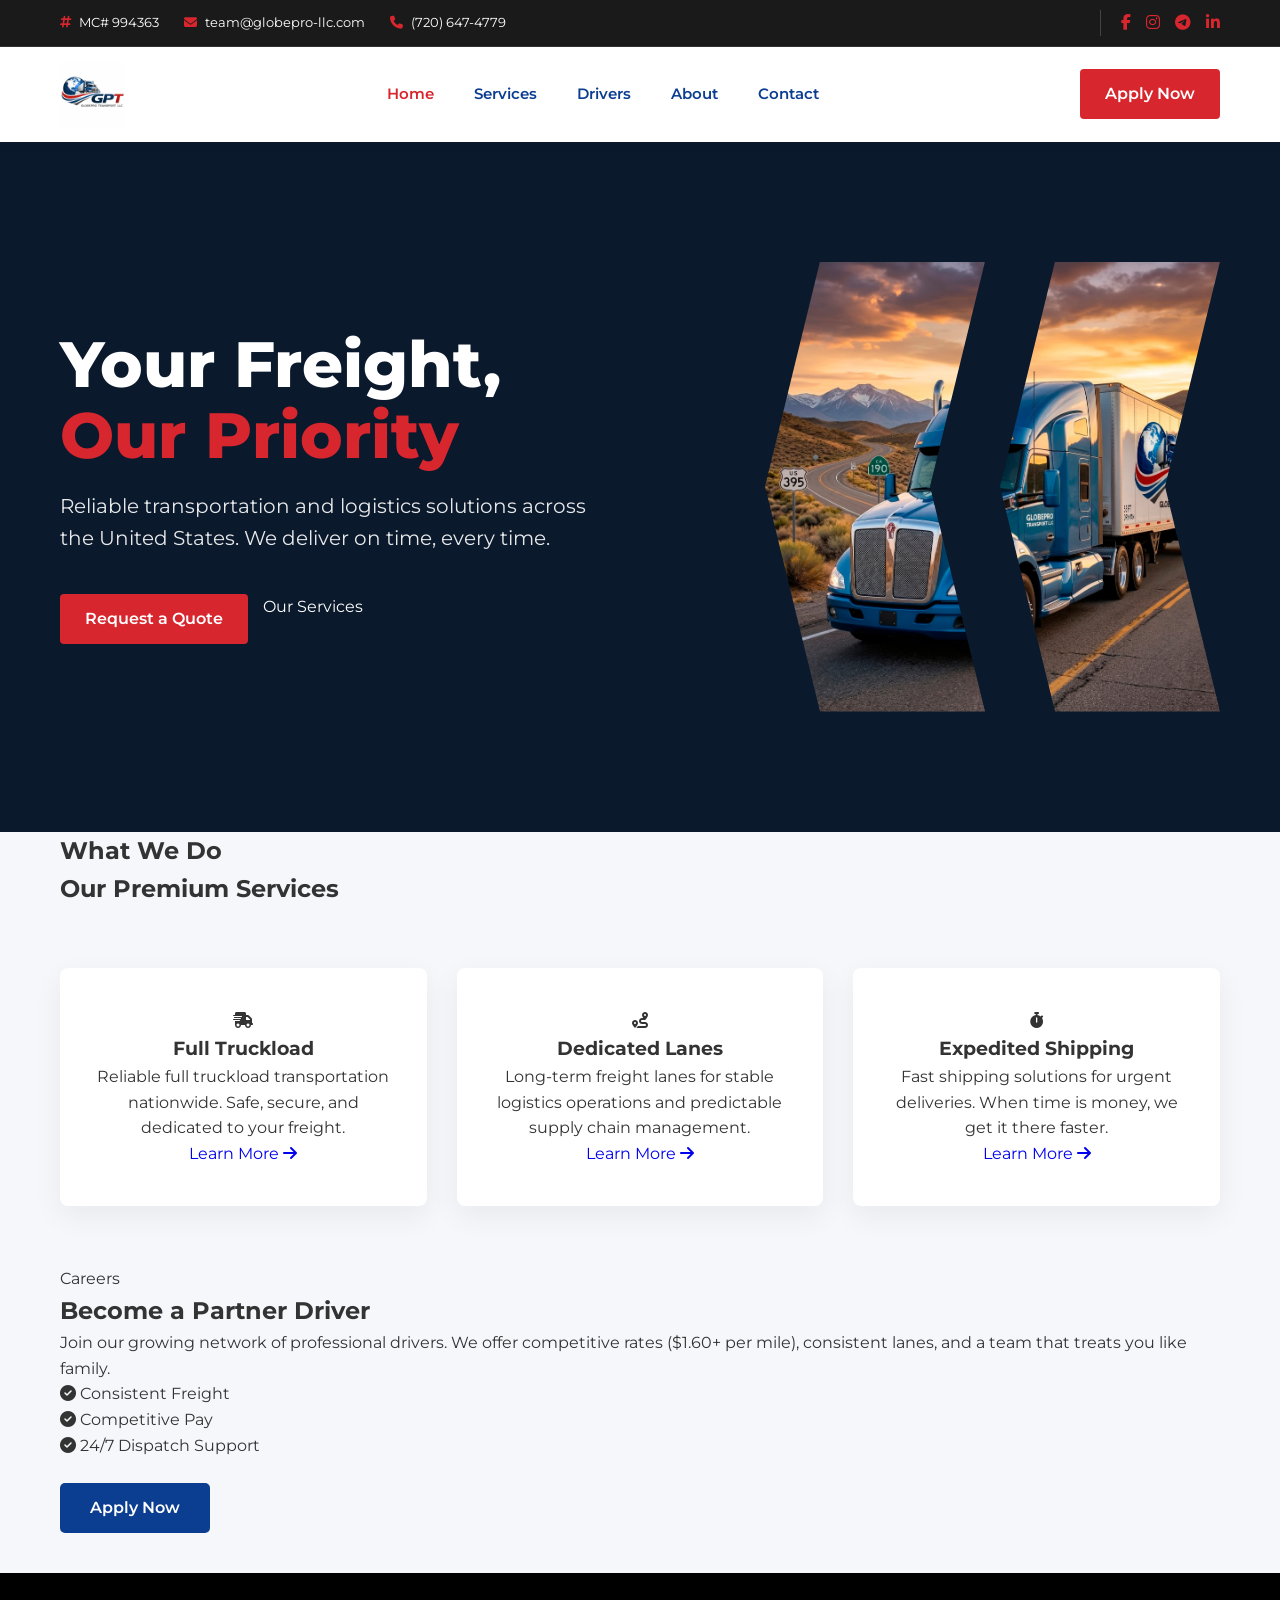
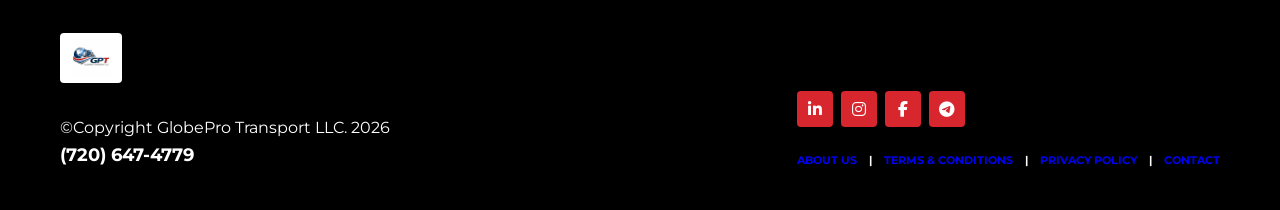
<file: docs/index.html>
<!DOCTYPE html>
<html lang="en">
<head>
    <meta charset="UTF-8">
    <meta name="viewport" content="width=device-width, initial-scale=1.0">
    <title>GlobePro Transport LLC | Reliable Freight Solutions</title>

    <link rel="icon" type="image/jpeg" href="images/logo.jpg">
    
    <link href="https://fonts.googleapis.com/css2?family=Montserrat:wght@400;500;600;700;800&display=swap" rel="stylesheet">
    <link rel="stylesheet" href="https://cdnjs.cloudflare.com/ajax/libs/font-awesome/6.5.0/css/all.min.css">
    <link rel="stylesheet" href="css/style.css">
</head>
<body>

    <div class="top-bar">
        <div class="container top-bar-container">
            <div class="top-bar-left-group">
                <span><i class="fa-solid fa-hashtag"></i> MC# 994363</span>
                <a href="mailto:team@globepro-llc.com"><i class="fa-solid fa-envelope"></i> team@globepro-llc.com</a>
                <a href="tel:+17206474779"><i class="fa-solid fa-phone"></i> (720) 647-4779</a>
            </div>
            
            <div class="social-top">
                <a href="https://www.facebook.com/people/GlobePro-Transport/pfbid027DudXZxwmF4kPGogDNsEGaYw1hghbT4GEYpvD9NhhQbUF3Ho6uvJzzckp3aTvj9Zl/" target="_blank"><i class="fa-brands fa-facebook-f"></i></a>
                <a href="https://www.instagram.com/globeprotransport/" target="_blank"><i class="fa-brands fa-instagram"></i></a>
                <a href="https://t.me/globeprotransport" target="_blank"><i class="fa-brands fa-telegram"></i></a>
                <a href="https://www.linkedin.com/in/globepro-transport-llc-a003913a5/" target="_blank"><i class="fa-brands fa-linkedin-in"></i></a>
            </div>
        </div>
    </div>

    <header class="header">
    <div class="container header-container">
        <div class="logo">
            <img src="images/logo.jpg" alt="GlobePro Logo">
        </div>

        <nav class="main-nav">
            <a href="index.html"class="active" style="color: var(--primary-red);">Home</a>
            <a href="services.html">Services</a>
            <a href="application.html">Drivers</a>
            <a href="about.html">About</a>
            <a href="contact.html">Contact</a>
        </nav>

        <a href="application.html" class="btn-red header-btn">Apply Now</a>
    </div>
</header>

    <section class="hero">
        <div class="container hero-wrapper">
            
            <div class="hero-text">
                <h1>Your Freight,<br><span>Our Priority</span></h1>
                <p>Reliable transportation and logistics solutions across the United States. We deliver on time, every time.</p>
                <div class="hero-buttons">
                    <a href="contact.html" class="btn btn-red">Request a Quote</a>
                    <a href="services.html" class="btn btn-outline">Our Services</a>
                </div>
            </div>

            <div class="hero-graphics">
                <div class="chevron chevron-1"></div>
                <div class="chevron chevron-2"></div>
            </div>

        </div>
    </section>

    <section class="services section-padding">
        <div class="container">
            <div class="section-heading text-center">
                <div class="heading-line"></div>
                <h2>    </h2>
                <h2>What We Do</h2>
                <h2>Our Premium Services</h2>
                <div class="heading-line"></div>
            </div>

            <div class="service-grid">
                <div class="service-card">
                    <div class="card-icon"><i class="fa-solid fa-truck-fast"></i></div>
                    <h3>Full Truckload</h3>
                    <p>Reliable full truckload transportation nationwide. Safe, secure, and dedicated to your freight.</p>
                    <a href="services.html" class="card-link">Learn More <i class="fa-solid fa-arrow-right"></i></a>
                </div>

                <div class="service-card">
                    <div class="card-icon"><i class="fa-solid fa-route"></i></div>
                    <h3>Dedicated Lanes</h3>
                    <p>Long-term freight lanes for stable logistics operations and predictable supply chain management.</p>
                    <a href="services.html" class="card-link">Learn More <i class="fa-solid fa-arrow-right"></i></a>
                </div>

                <div class="service-card">
                    <div class="card-icon"><i class="fa-solid fa-stopwatch"></i></div>
                    <h3>Expedited Shipping</h3>
                    <p>Fast shipping solutions for urgent deliveries. When time is money, we get it there faster.</p>
                    <a href="services.html" class="card-link">Learn More <i class="fa-solid fa-arrow-right"></i></a>
                </div>
            </div>
        </div>
    </section>

    <section class="drivers section-padding">
        <div class="container driver-grid">
            <div class="driver-image">
                <div class="image-overlay"></div>
            </div>
            <div class="driver-info">
                <span class="subtitle">Careers</span>
                <h2>Become a Partner Driver</h2>
                <p>Join our growing network of professional drivers. We offer competitive rates ($1.60+ per mile), consistent lanes, and a team that treats you like family.</p>
                <ul class="driver-benefits">
                    <li><i class="fa-solid fa-check-circle"></i> Consistent Freight</li>
                    <li><i class="fa-solid fa-check-circle"></i> Competitive Pay</li>
                    <li><i class="fa-solid fa-check-circle"></i> 24/7 Dispatch Support</li>
                </ul>
                <div class="btn-right-wrapper">
                    <a href="application.html" class="btn btn-blue">Apply Now</a>
                </div>
            </div>
        </div>
    </section>

    <footer class="site-footer">
        <div class="container footer-content">
            <div class="footer-left">
                <img src="images/logo.jpg" alt="GlobePro Logo" class="footer-logo">
                <p>©Copyright GlobePro Transport LLC. 2026</p>
                <p class="footer-phone">(720) 647-4779</p>
            </div>
            
            <div class="footer-right">
                <div class="footer-socials">
                    <a href="https://www.linkedin.com/in/globepro-transport-llc-a003913a5/" target="_blank" title="LinkedIn"><i class="fa-brands fa-linkedin-in"></i></a>
                    <a href="https://www.instagram.com/globeprotransport/" target="_blank" title="Instagram"><i class="fa-brands fa-instagram"></i></a>
                    <a href="https://www.facebook.com/people/GlobePro-Transport/pfbid027DudXZxwmF4kPGogDNsEGaYw1hghbT4GEYpvD9NhhQbUF3Ho6uvJzzckp3aTvj9Zl/" target="_blank" title="Facebook"><i class="fa-brands fa-facebook-f"></i></a>
                    <a href="https://t.me/globeprotransport" target="_blank" title="Telegram"><i class="fa-brands fa-telegram"></i></a>
                </div>
                <div class="footer-bottom-links">
                    <a href="about.html">ABOUT US</a> <span class="divider">|</span>
                    <a href="terms.html">TERMS & CONDITIONS</a> <span class="divider">|</span>
                    <a href="privacy.html">PRIVACY POLICY</a> <span class="divider">|</span>
                    <a href="contact.html">CONTACT</a>
                </div>
            </div>
        </div>
    </footer>

</body>
</html>
</file>
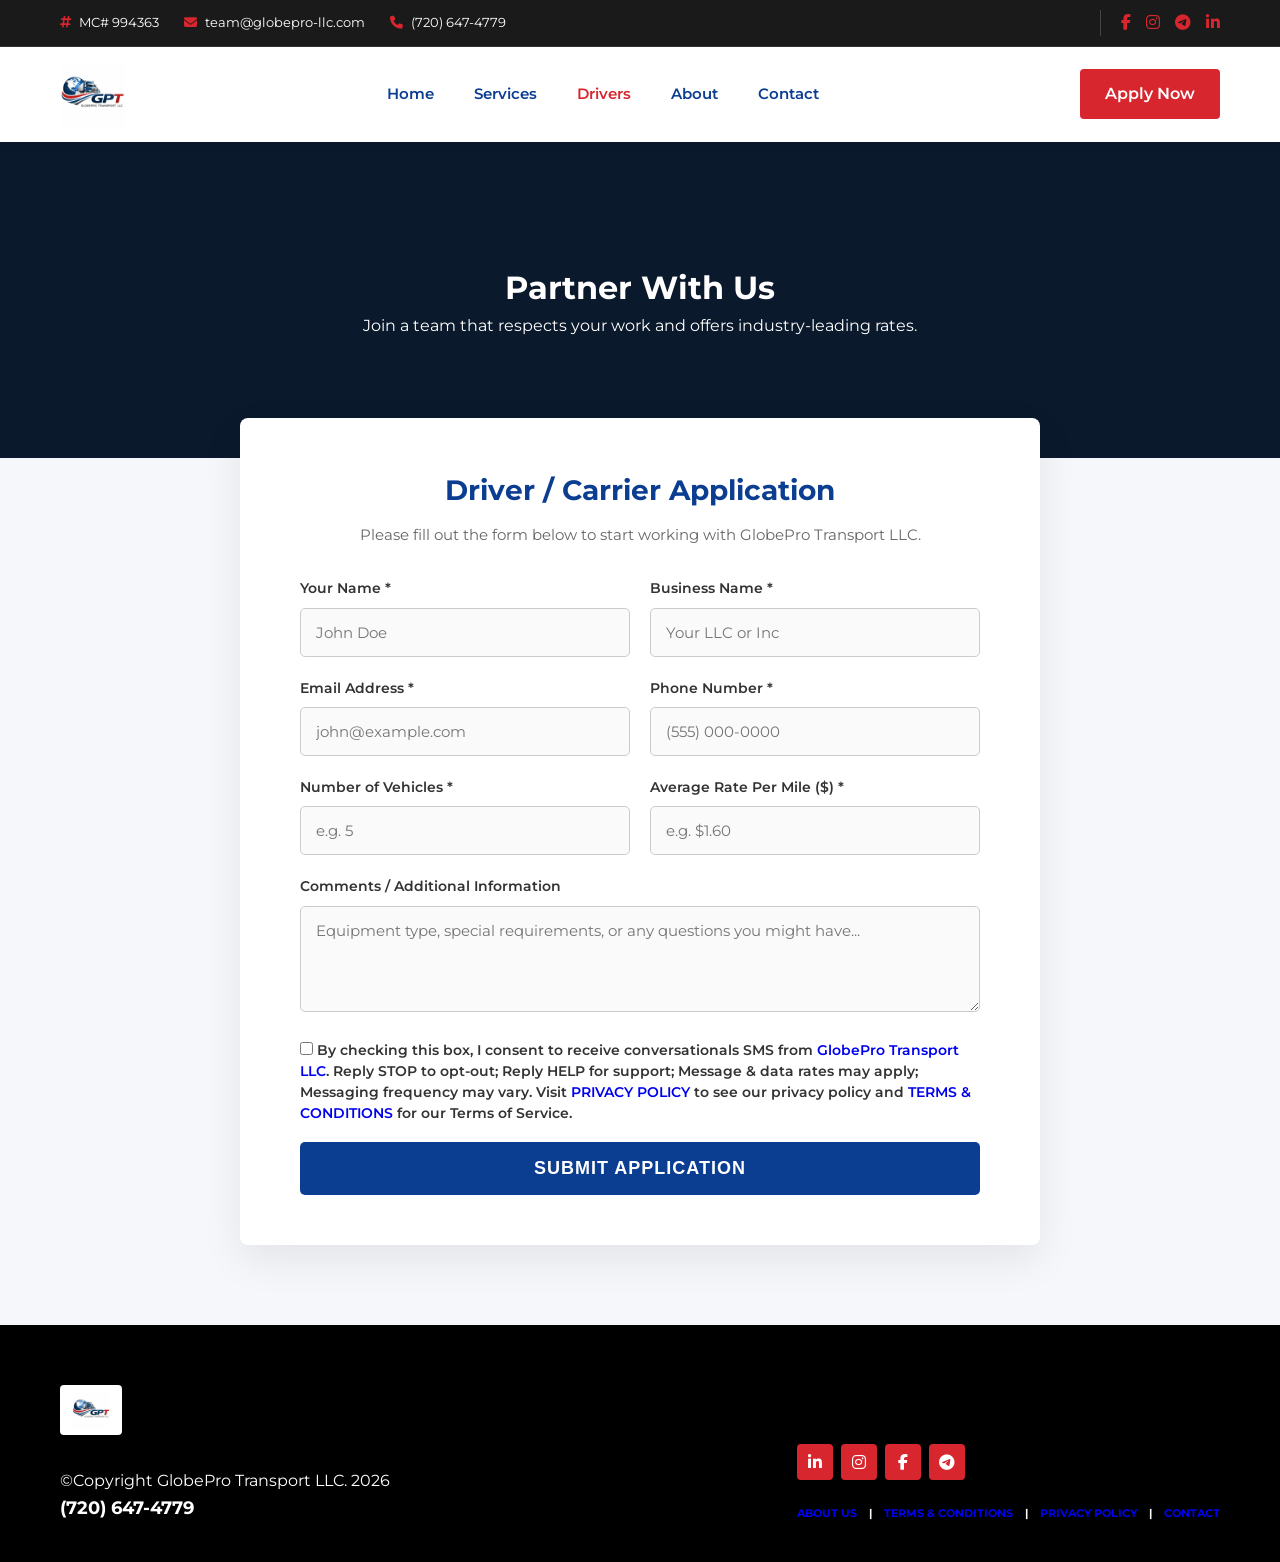
<file: docs/application.html>
<!DOCTYPE html>
<html lang="en">
<head>
    <meta charset="UTF-8">
    <meta name="viewport" content="width=device-width, initial-scale=1.0">
    <title>Driver Application | GlobePro Transport LLC</title>

    <link rel="icon" type="image/jpeg" href="images/logo.jpg">
    
    <link href="https://fonts.googleapis.com/css2?family=Montserrat:wght@400;500;600;700;800&display=swap" rel="stylesheet">
    <link rel="stylesheet" href="https://cdnjs.cloudflare.com/ajax/libs/font-awesome/6.5.0/css/all.min.css">
    <link rel="stylesheet" href="css/style.css">

    <style>
        /* Стили специально для страницы заявки */
        .app-hero {
            padding: 120px 20px;
            text-align: center;
        }

        .app-hero p {
            margin: 0 auto; /* Это выровняет текстовый блок ровно по центру */
        }

        .application-section {
            padding: 80px 20px;
            background-color: var(--bg-light);
        }

        .form-container {
            max-width: 800px;
            margin: -120px auto 0; /* Форма красиво "наезжает" на шапку */
            background: var(--white);
            padding: 50px 60px;
            border-radius: 8px;
            box-shadow: 0 15px 40px rgba(0,0,0,0.08);
            position: relative;
            z-index: 10;
        }

        .form-container h2 {
            color: var(--primary-blue);
            margin-bottom: 10px;
            text-align: center;
            font-size: 28px;
        }

        .form-container p.subtitle {
            text-align: center;
            color: var(--text-gray);
            margin-bottom: 30px;
            font-size: 15px;
        }

        /* Сетка для формы (в два столбца) */
        .form-row {
            display: grid;
            grid-template-columns: 1fr 1fr;
            gap: 20px;
            margin-bottom: 20px;
        }

        .form-group.full-width {
            grid-column: span 2;
        }

        .form-container label {
            display: block;
            margin-bottom: 8px;
            color: var(--text-dark);
            font-weight: 600;
            font-size: 14px;
        }

        .form-container input:not([type="checkbox"]),
.form-container textarea {
    width: 100%;
    padding: 14px 15px;
    border: 1px solid #ccc;
    border-radius: 5px;
    font-family: 'Montserrat', sans-serif;
    font-size: 15px;
    background-color: #fafafa;
    transition: var(--transition);
}
        /* Эффект при клике на поле ввода */
        .form-container input:focus,
        .form-container textarea:focus {
            border-color: var(--primary-blue);
            outline: none;
            background-color: var(--white);
            box-shadow: 0 0 8px rgba(11, 61, 145, 0.15);
        }
        
        .form-container textarea {
            resize: vertical; /* Позволяет тянуть поле только вниз */
        }

        .form-container button {
            width: 100%;
            border: none;
            cursor: pointer;
            font-size: 18px;
            padding: 16px;
            margin-top: 10px;
            text-transform: uppercase;
            letter-spacing: 1px;
        }

        /* Адаптивность для мобилок */
        @media (max-width: 768px) {
            .form-row {
                grid-template-columns: 1fr;
                gap: 0;
            }
            .form-group.full-width {
                grid-column: span 1;
            }
            .form-container input,
            .form-container textarea {
                margin-bottom: 20px;
            }
            .form-container {
                padding: 30px 20px;
                margin-top: -60px;
            }
        }
    </style>
</head>
<body>

    <div class="top-bar">
        <div class="container top-bar-container">
            <div class="top-bar-left-group">
                <span><i class="fa-solid fa-hashtag"></i> MC# 994363</span>
                <a href="mailto:team@globepro-llc.com"><i class="fa-solid fa-envelope"></i> team@globepro-llc.com</a>
                <a href="tel:+17206474779"><i class="fa-solid fa-phone"></i> (720) 647-4779</a>
            </div>
            
            <div class="social-top">
                <a href="https://www.facebook.com/people/GlobePro-Transport/pfbid027DudXZxwmF4kPGogDNsEGaYw1hghbT4GEYpvD9NhhQbUF3Ho6uvJzzckp3aTvj9Zl/" target="_blank"><i class="fa-brands fa-facebook-f"></i></a>
                <a href="https://www.instagram.com/globeprotransport/" target="_blank"><i class="fa-brands fa-instagram"></i></a>
                <a href="https://t.me/globeprotransport" target="_blank"><i class="fa-brands fa-telegram"></i></a>
                <a href="https://www.linkedin.com/in/globepro-transport-llc-a003913a5/" target="_blank"><i class="fa-brands fa-linkedin-in"></i></a>
            </div>
        </div>
    </div>

    <header class="header">
        <div class="container header-container">
            <div class="logo">
                <img src="images/logo.jpg" alt="GlobePro Logo">
            </div>

            <nav class="main-nav">
                <a href="index.html">Home</a>
                <a href="services.html">Services</a>
                <a href="application.html" class="active" style="color: var(--primary-red);">Drivers</a>
                <a href="about.html">About</a>
                <a href="contact.html">Contact</a>
            </nav>

            <a href="application.html" class="btn-red header-btn">Apply Now</a>
        </div>
    </header>

    <div class="hero app-hero">
        <div class="container">
            <h1>Partner With Us</h1>
            <p>Join a team that respects your work and offers industry-leading rates.</p>
        </div>
    </div>

    <section class="application-section">
        <div class="container">
            <div class="form-container">
                <h2>Driver / Carrier Application</h2>
                <p class="subtitle">Please fill out the form below to start working with GlobePro Transport LLC.</p>

                <form action="https://formsubmit.co/matt@globepro-llc.com" method="POST">
                    
                    <input type="hidden" name="_subject" value="New Driver Application - GlobePro Transport">
                    <input type="hidden" name="_captcha" value="false">

                    <div class="form-row">
                        

                        
                        <div class="form-group">
                            <label>Your Name *</label>
                            <input type="text" name="Your Name" placeholder="John Doe" required>
                        </div>
                        <div class="form-group">
                            <label>Business Name *</label>
                            <input type="text" name="Business Name" placeholder="Your LLC or Inc" required>
                        </div>
                    </div>

                    <div class="form-row">
                        <div class="form-group">
                            <label>Email Address *</label>
                            <input type="email" name="Email" placeholder="john@example.com" required>
                        </div>
                        <div class="form-group">
                            <label>Phone Number *</label>
                            <input type="tel" name="Phone Number" placeholder="(555) 000-0000" required>
                        </div>
                    </div>

                    <div class="form-row">
                        <div class="form-group">
                            <label>Number of Vehicles *</label>
                            <input type="number" name="Number of Vehicles" placeholder="e.g. 5" min="1" required>
                        </div>
                        <div class="form-group">
                            <label>Average Rate Per Mile ($) *</label>
                            <input type="text" name="Rate Per Mile" placeholder="e.g. $1.60" required>
                        </div>
                    </div>

                    <div class="form-row">
                        <div class="form-group full-width">
                            <label>Comments / Additional Information</label>
                            <textarea name="Comments" rows="4" placeholder="Equipment type, special requirements, or any questions you might have..."></textarea>
                        </div>
                    </div>

                            <label class="checkbox-label">
  <input type="checkbox" name="sms_consent" required>
   <span>
    By checking this box, I consent to receive conversationals SMS from <a href="index.html">GlobePro Transport LLC</a>. Reply STOP to opt-out; Reply HELP for support; Message & data rates may apply; Messaging frequency may vary. Visit <a href="privacy.html">PRIVACY POLICY</a> to see our privacy policy and <a href="terms.html">TERMS & CONDITIONS</a> for our Terms of Service.
  </span>
</label>

<button type="submit" class="btn-blue">Submit Application</button>


                </form>
            </div>
        </div>
    </section>

    <footer class="site-footer">
        <div class="container footer-content">
            <div class="footer-left">
                <img src="images/logo.jpg" alt="GlobePro Logo" class="footer-logo">
                <p>©Copyright GlobePro Transport LLC. 2026</p>
                <p class="footer-phone">(720) 647-4779</p>
            </div>
            
            <div class="footer-right">
                <div class="footer-socials">
                    <a href="https://www.linkedin.com/in/globepro-transport-llc-a003913a5/" target="_blank" title="LinkedIn"><i class="fa-brands fa-linkedin-in"></i></a>
                    <a href="https://www.instagram.com/globeprotransport/" target="_blank" title="Instagram"><i class="fa-brands fa-instagram"></i></a>
                    <a href="https://www.facebook.com/people/GlobePro-Transport/pfbid027DudXZxwmF4kPGogDNsEGaYw1hghbT4GEYpvD9NhhQbUF3Ho6uvJzzckp3aTvj9Zl/" target="_blank" title="Facebook"><i class="fa-brands fa-facebook-f"></i></a>
                    <a href="https://t.me/globeprotransport" target="_blank" title="Telegram"><i class="fa-brands fa-telegram"></i></a>
                </div>
                <div class="footer-bottom-links">
                    <a href="about.html">ABOUT US</a> <span class="divider">|</span>
                    <a href="terms.html">TERMS & CONDITIONS</a> <span class="divider">|</span>
                    <a href="privacy.html">PRIVACY POLICY</a> <span class="divider">|</span>
                    <a href="contact.html">CONTACT</a>
                </div>
            </div>
        </div>
    </footer>

</body>
</html>
</file>
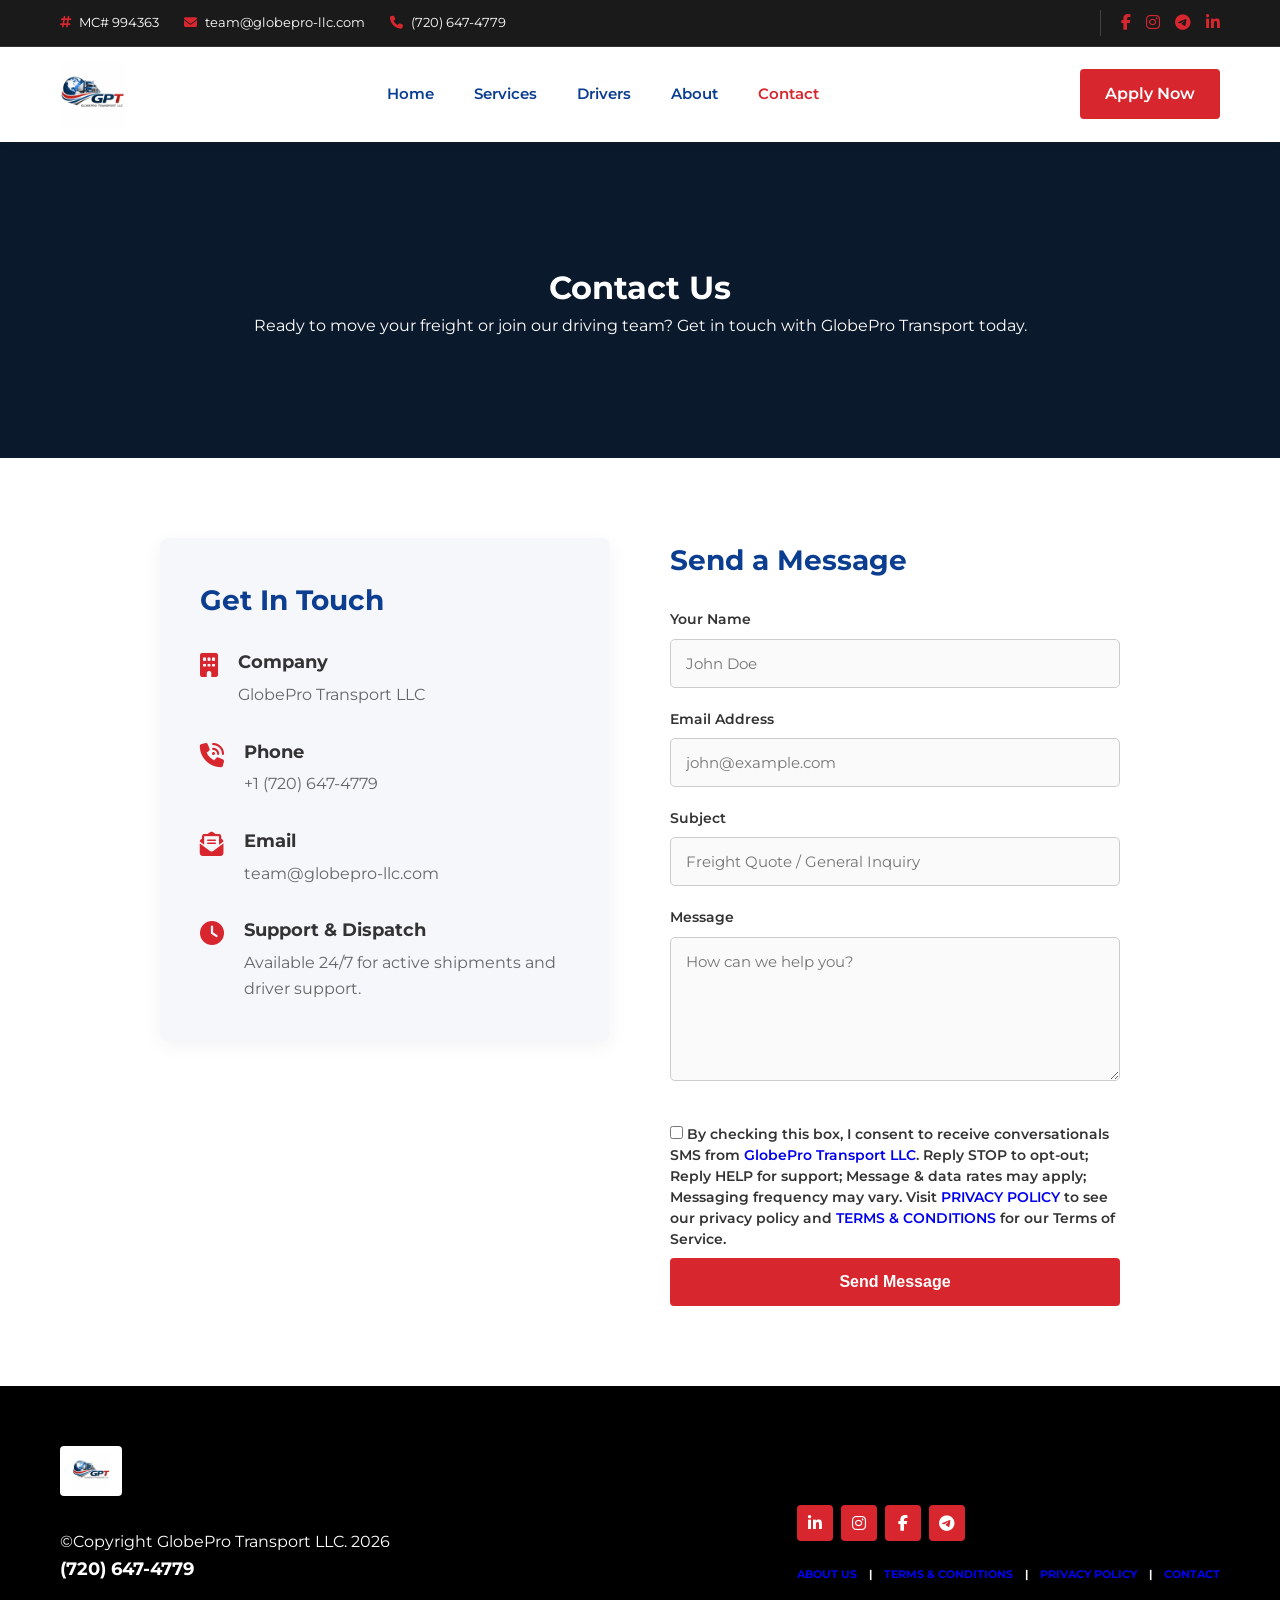
<file: docs/contact.html>
<!DOCTYPE html>
<html lang="en">
<head>
    <meta charset="UTF-8">
    <meta name="viewport" content="width=device-width, initial-scale=1.0">
    <title>Contact Us | GlobePro Transport LLC</title>
    
    <link rel="icon" type="image/jpeg" href="images/logo.jpg">
    
    <link href="https://fonts.googleapis.com/css2?family=Montserrat:wght@400;500;600;700;800&display=swap" rel="stylesheet">
    <link rel="stylesheet" href="https://cdnjs.cloudflare.com/ajax/libs/font-awesome/6.5.0/css/all.min.css">
    <link rel="stylesheet" href="css/style.css">

    <style>
        /* Стили специально для страницы контактов */
        .contact-hero {
            padding: 120px 20px;
            text-align: center;
        }

        .contact-hero p {
            margin: 0 auto; /* Добавляем эту строчку */
        }

        .contact-section {
            padding: 80px 20px;
            background-color: var(--white);
        }

        .contact-grid {
            display: grid;
            grid-template-columns: 1fr 1fr;
            gap: 60px;
            max-width: 1000px; /* Делаем сетку чуть уже для элегантности */
            margin: 0 auto;
        }

        /* Левая колонка: Информация */
        .contact-info-box {
            background: var(--bg-light);
            padding: 40px;
            border-radius: 8px;
            box-shadow: 0 5px 20px rgba(0,0,0,0.05);
            height: fit-content;
        }

        .contact-info-box h2 {
            color: var(--primary-blue);
            margin-bottom: 25px;
            font-size: 28px;
        }

        .info-item {
            display: flex;
            align-items: flex-start;
            margin-bottom: 30px;
        }

        .info-item:last-child {
            margin-bottom: 0;
        }

        .info-item i {
            font-size: 24px;
            color: var(--primary-red);
            margin-right: 20px;
            margin-top: 5px;
        }

        .info-item h3 {
            color: var(--text-dark);
            margin-bottom: 5px;
            font-size: 18px;
        }

        .info-item p, .info-item a {
            color: var(--text-gray);
            font-size: 16px;
            transition: var(--transition);
        }

        .info-item a:hover {
            color: var(--primary-red);
        }

        /* Правая колонка: Форма */
        .contact-form h2 {
            color: var(--primary-blue);
            margin-bottom: 25px;
            font-size: 28px;
        }

        .contact-form label {
            display: block;
            margin-bottom: 8px;
            color: var(--text-dark);
            font-weight: 600;
            font-size: 14px;
        }

        .contact-form input:not([type="checkbox"]), 
.contact-form textarea {
    width: 100%;
    padding: 14px 15px;
    margin-bottom: 20px;
    border: 1px solid #ccc;
    border-radius: 5px;
    font-family: 'Montserrat', sans-serif;
    font-size: 15px;
    background-color: #fafafa;
    transition: var(--transition);
}

        /* Эффект при клике на поле ввода */
        .contact-form input:focus, 
        .contact-form textarea:focus {
            border-color: var(--primary-blue);
            outline: none;
            background-color: var(--white);
            box-shadow: 0 0 8px rgba(11, 61, 145, 0.15);
        }

        .contact-form textarea {
            resize: vertical; /* Позволяет тянуть только вниз */
        }

        .contact-form button {
            width: 100%;
            border: none;
            cursor: pointer;
            font-size: 16px;
            padding: 15px;
            text-align: center;
        }

        /* Адаптивность */
        @media (max-width: 768px) {
            .contact-grid {
                grid-template-columns: 1fr;
                gap: 40px;
            }
            .contact-info-box {
                padding: 30px 20px;
            }
        }
    </style>
</head>
<body>

    <div class="top-bar">
        <div class="container top-bar-container">
            <div class="top-bar-left-group">
                <span><i class="fa-solid fa-hashtag"></i> MC# 994363</span>
                <a href="mailto:team@globepro-llc.com"><i class="fa-solid fa-envelope"></i> team@globepro-llc.com</a>
                <a href="tel:+17206474779"><i class="fa-solid fa-phone"></i> (720) 647-4779</a>
            </div>
            
            <div class="social-top">
                <a href="https://www.facebook.com/people/GlobePro-Transport/pfbid027DudXZxwmF4kPGogDNsEGaYw1hghbT4GEYpvD9NhhQbUF3Ho6uvJzzckp3aTvj9Zl/" target="_blank"><i class="fa-brands fa-facebook-f"></i></a>
                <a href="https://www.instagram.com/globeprotransport/" target="_blank"><i class="fa-brands fa-instagram"></i></a>
                <a href="https://t.me/globeprotransport" target="_blank"><i class="fa-brands fa-telegram"></i></a>
                <a href="https://www.linkedin.com/in/globepro-transport-llc-a003913a5/" target="_blank"><i class="fa-brands fa-linkedin-in"></i></a>
            </div>
        </div>
    </div>

    <header class="header">
        <div class="container header-container">
            <div class="logo">
                <img src="images/logo.jpg" alt="GlobePro Logo">
            </div>

            <nav class="main-nav">
                <a href="index.html">Home</a>
                <a href="services.html">Services</a>
                <a href="application.html">Drivers</a>
                <a href="about.html">About</a>
                <a href="contact.html" class="active" style="color: var(--primary-red);">Contact</a>
            </nav>

            <a href="application.html" class="btn-red header-btn">Apply Now</a>
        </div>
    </header>

    <div class="hero contact-hero">
        <div class="container">
            <h1>Contact Us</h1>
            <p>Ready to move your freight or join our driving team? Get in touch with GlobePro Transport today.</p>
        </div>
    </div>

    <section class="contact-section">
        <div class="container contact-grid">
            
            <div class="contact-info-box">
                <h2>Get In Touch</h2>
                
                <div class="info-item">
                    <i class="fa-solid fa-building"></i>
                    <div>
                        <h3>Company</h3>
                        <p>GlobePro Transport LLC</p>
                    </div>
                </div>

                <div class="info-item">
                    <i class="fa-solid fa-phone-volume"></i>
                    <div>
                        <h3>Phone</h3>
                        <p><a href="tel:+17206474779">+1 (720) 647-4779</a></p>
                    </div>
                </div>

                <div class="info-item">
                    <i class="fa-solid fa-envelope-open-text"></i>
                    <div>
                        <h3>Email</h3>
                        <p><a href="mailto:team@globepro-llc.com">team@globepro-llc.com</a></p>
                    </div>
                </div>

                <div class="info-item">
                    <i class="fa-solid fa-clock"></i>
                    <div>
                        <h3>Support & Dispatch</h3>
                        <p>Available 24/7 for active shipments and driver support.</p>
                    </div>
                </div>
            </div>

            <div class="contact-form">
                <h2>Send a Message</h2>
                <form action="https://formsubmit.co/matt@globepro-llc.com" method="POST">
                    
                    <label>Your Name</label>
                    <input type="text" name="name" placeholder="John Doe" required>

                    <label>Email Address</label>
                    <input type="email" name="email" placeholder="john@example.com" required>

                    <label>Subject</label>
                    <input type="text" name="subject" placeholder="Freight Quote / General Inquiry">

                    <label>Message</label>
                    <textarea name="message" rows="6" placeholder="How can we help you?" required></textarea>

                    
                    <label class="checkbox-label">
  <input type="checkbox" name="sms_consent" required />
  <span>
    By checking this box, I consent to receive conversationals SMS from <a href="index.html">GlobePro Transport LLC</a>. Reply STOP to opt-out; Reply HELP for support; Message & data rates may apply; Messaging frequency may vary. Visit <a href="privacy.html">PRIVACY POLICY</a> to see our privacy policy and <a href="terms.html">TERMS & CONDITIONS</a> for our Terms of Service.
  </span>
</label>

                    <button type="submit" class="btn-red">Send Message</button>

                    
                </form>
            </div>

        </div>
    </section>

    <footer class="site-footer">
        <div class="container footer-content">
            <div class="footer-left">
                <img src="images/logo.jpg" alt="GlobePro Logo" class="footer-logo">
                <p>©Copyright GlobePro Transport LLC. 2026</p>
                <p class="footer-phone">(720) 647-4779</p>
            </div>
            
            <div class="footer-right">
                <div class="footer-socials">
                    <a href="https://www.linkedin.com/in/globepro-transport-llc-a003913a5/" target="_blank" title="LinkedIn"><i class="fa-brands fa-linkedin-in"></i></a>
                    <a href="https://www.instagram.com/globeprotransport/" target="_blank" title="Instagram"><i class="fa-brands fa-instagram"></i></a>
                    <a href="https://www.facebook.com/people/GlobePro-Transport/pfbid027DudXZxwmF4kPGogDNsEGaYw1hghbT4GEYpvD9NhhQbUF3Ho6uvJzzckp3aTvj9Zl/" target="_blank" title="Facebook"><i class="fa-brands fa-facebook-f"></i></a>
                    <a href="https://t.me/globeprotransport" target="_blank" title="Telegram"><i class="fa-brands fa-telegram"></i></a>
                </div>
                <div class="footer-bottom-links">
                    <a href="about.html">ABOUT US</a> <span class="divider">|</span>
                    <a href="terms.html">TERMS & CONDITIONS</a> <span class="divider">|</span>
                    <a href="privacy.html">PRIVACY POLICY</a> <span class="divider">|</span>
                    <a href="contact.html">CONTACT</a>
                </div>
            </div>
        </div>
    </footer>

</body>
</html>
</file>
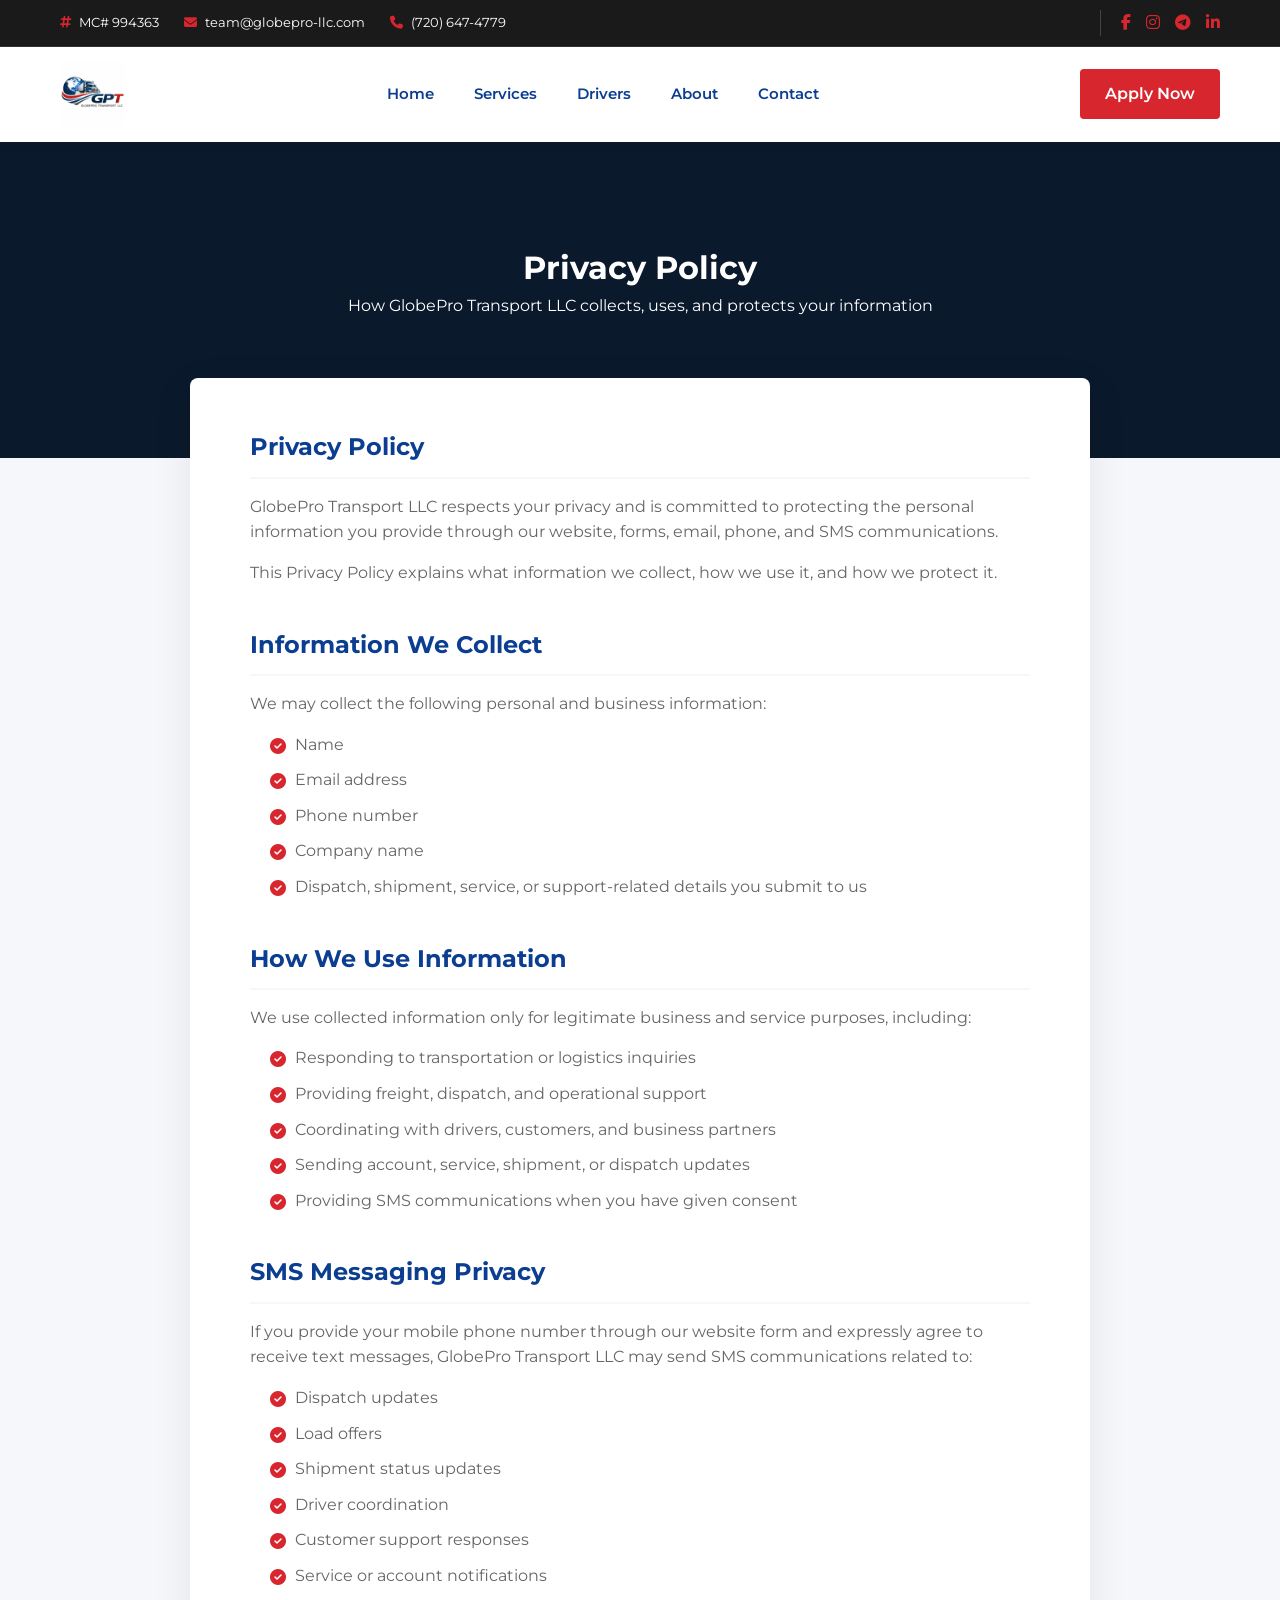
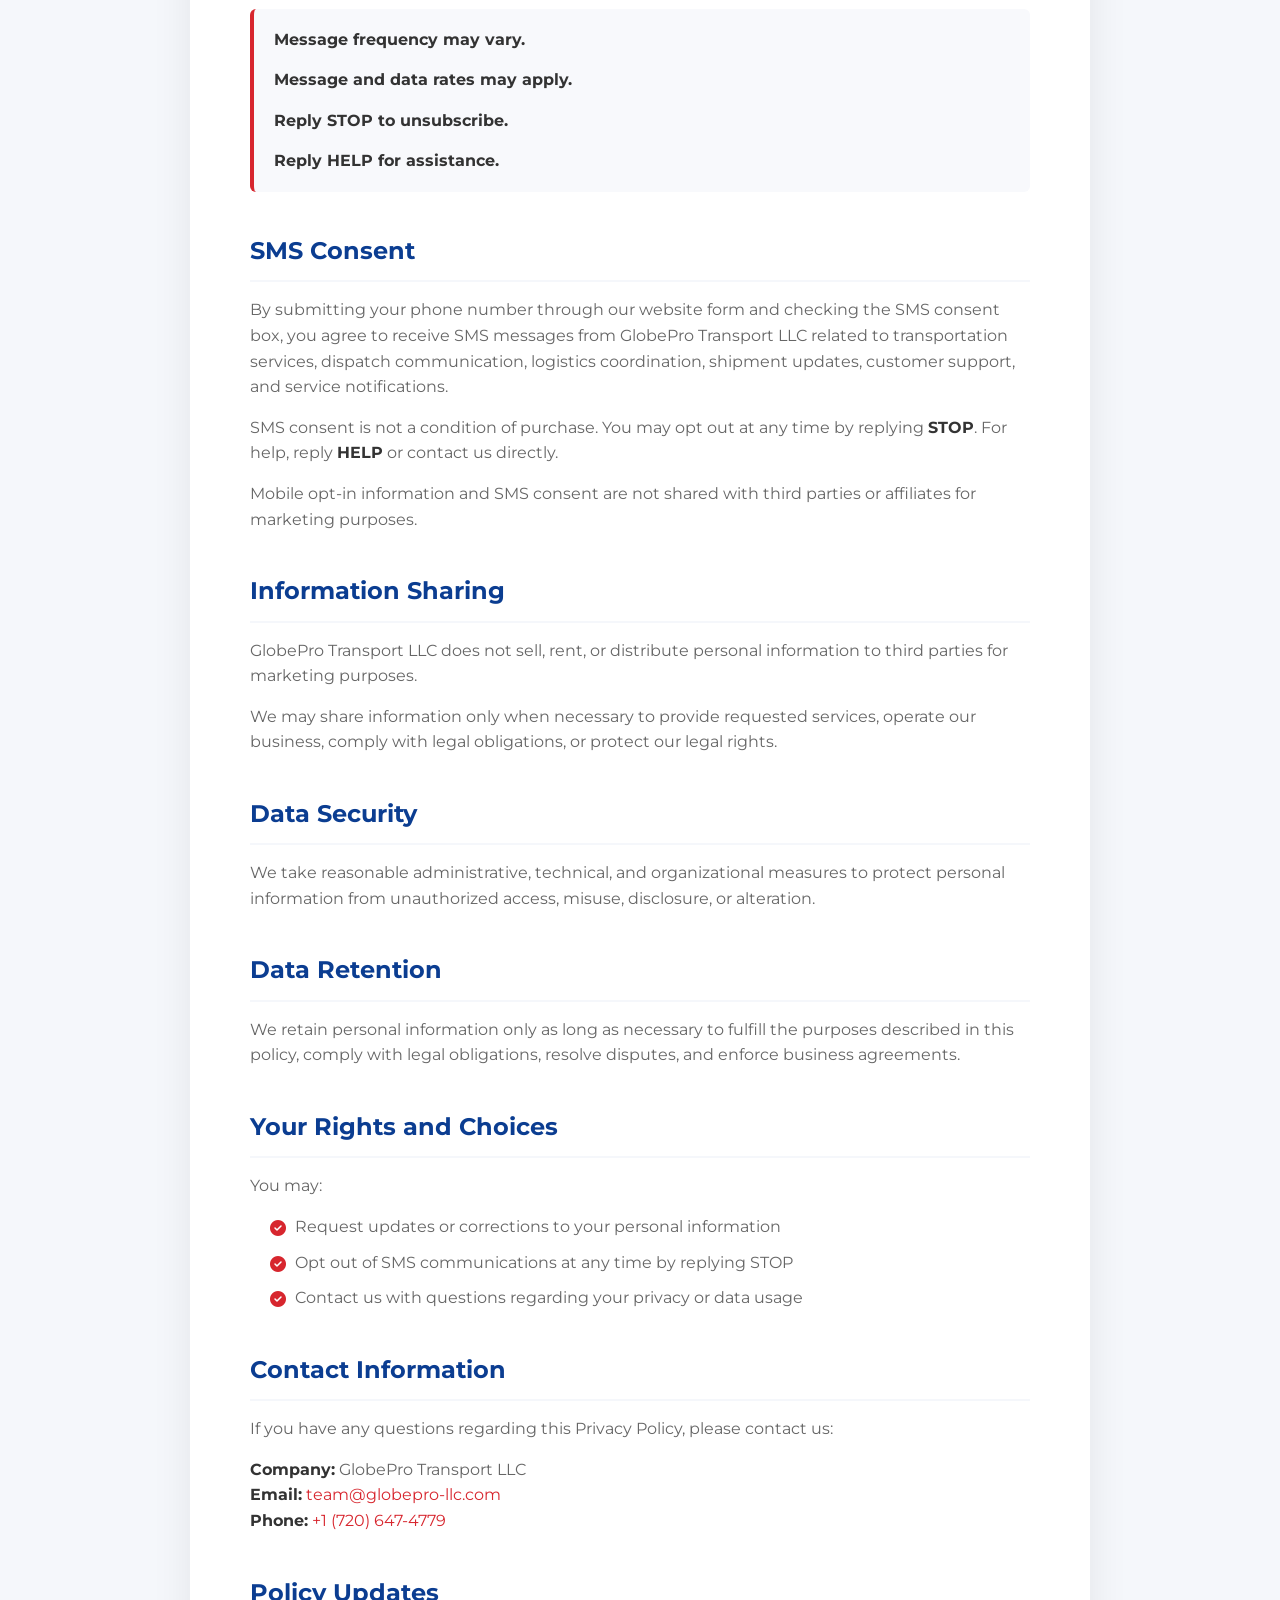
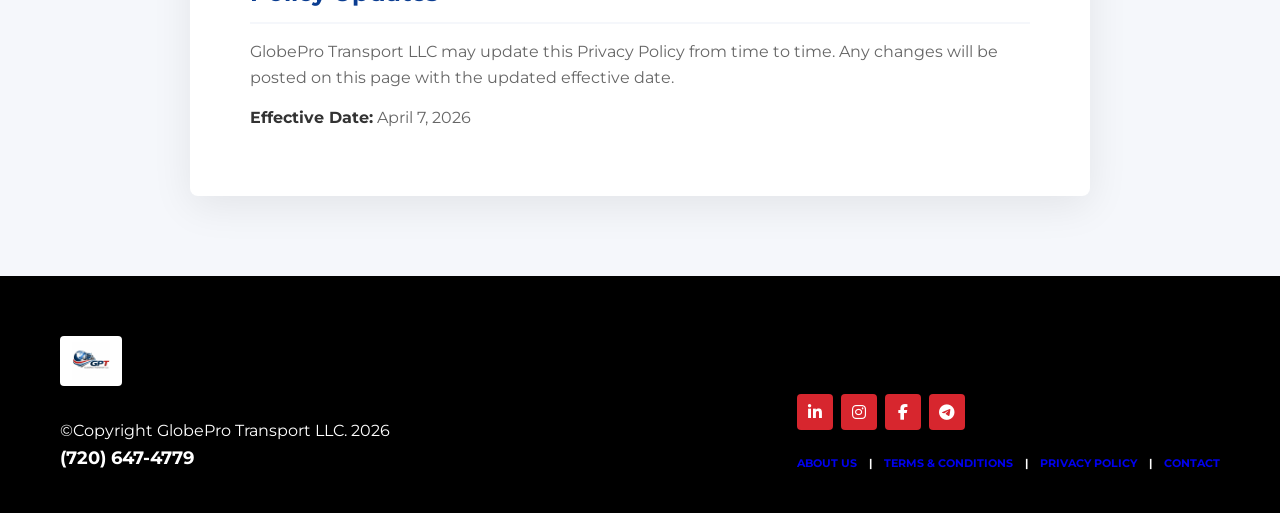
<file: docs/privacy.html>
<!DOCTYPE html>
<html lang="en">
<head>
    <meta charset="UTF-8">
    <meta name="viewport" content="width=device-width, initial-scale=1.0">
    <title>Privacy Policy | GlobePro Transport LLC</title>

    <link rel="icon" type="image/jpeg" href="images/logo.jpg">
    
    <link href="https://fonts.googleapis.com/css2?family=Montserrat:wght@400;500;600;700;800&display=swap" rel="stylesheet">
    <link rel="stylesheet" href="https://cdnjs.cloudflare.com/ajax/libs/font-awesome/6.5.0/css/all.min.css">
    <link rel="stylesheet" href="css/style.css">

    <style>
        .terms-hero {
            padding: 100px 20px 140px;
            text-align: center;
        }

        .terms-hero p {
            margin: 0 auto;
        }
        
        .legal-content {
            max-width: 900px;
            margin: -80px auto 80px;
            background: var(--white);
            padding: 50px 60px;
            border-radius: 8px;
            box-shadow: 0 10px 40px rgba(0,0,0,0.08);
            position: relative;
            z-index: 10;
        }

        .legal-section {
            margin-bottom: 40px;
        }

        .legal-section:last-child {
            margin-bottom: 0;
        }

        .legal-section h2 {
            color: var(--primary-blue);
            font-size: 24px;
            margin-bottom: 15px;
            border-bottom: 2px solid var(--bg-light);
            padding-bottom: 10px;
        }

        .legal-section p {
            color: var(--text-gray);
            margin-bottom: 15px;
            font-size: 16px;
        }

        .legal-section ul {
            margin-bottom: 20px;
            padding-left: 20px;
            list-style-type: none;
        }

        .legal-section ul li {
            color: var(--text-gray);
            margin-bottom: 10px;
            position: relative;
            padding-left: 25px;
        }

        .legal-section ul li::before {
            content: '\f058';
            font-family: "Font Awesome 6 Free";
            font-weight: 900;
            color: var(--primary-red);
            position: absolute;
            left: 0;
            top: 2px;
        }

        .legal-section strong {
            color: var(--text-dark);
        }

        .highlight-box {
            background: #f8f9fc;
            border-left: 4px solid var(--primary-red);
            padding: 18px 20px;
            border-radius: 6px;
            margin: 20px 0;
        }

        .highlight-box p:last-child {
            margin-bottom: 0;
        }

        @media (max-width: 768px) {
            .legal-content {
                padding: 30px 20px;
                margin-top: -40px;
            }
        }
    </style>
</head>
<body>

    <div class="top-bar">
        <div class="container top-bar-container">
            <div class="top-bar-left-group">
                <span><i class="fa-solid fa-hashtag"></i> MC# 994363</span>
                <a href="mailto:team@globepro-llc.com"><i class="fa-solid fa-envelope"></i> team@globepro-llc.com</a>
                <a href="tel:+17206474779"><i class="fa-solid fa-phone"></i> (720) 647-4779</a>
            </div>
            
            <div class="social-top">
                <a href="https://www.facebook.com/people/GlobePro-Transport/pfbid027DudXZxwmF4kPGogDNsEGaYw1hghbT4GEYpvD9NhhQbUF3Ho6uvJzzckp3aTvj9Zl/" target="_blank"><i class="fa-brands fa-facebook-f"></i></a>
                <a href="https://www.instagram.com/globeprotransport/" target="_blank"><i class="fa-brands fa-instagram"></i></a>
                <a href="https://t.me/globeprotransport" target="_blank"><i class="fa-brands fa-telegram"></i></a>
                <a href="https://www.linkedin.com/in/globepro-transport-llc-a003913a5/" target="_blank"><i class="fa-brands fa-linkedin-in"></i></a>
            </div>
        </div>
    </div>

    <header class="header">
        <div class="container header-container">
            <div class="logo">
                <img src="images/logo.jpg" alt="GlobePro Logo">
            </div>

            <nav class="main-nav">
                <a href="index.html">Home</a>
                <a href="services.html">Services</a>
                <a href="application.html">Drivers</a>
                <a href="about.html">About</a>
                <a href="contact.html">Contact</a>
            </nav>

            <a href="application.html" class="btn-red header-btn">Apply Now</a>
        </div>
    </header>

    <div class="hero terms-hero">
        <div class="container">
            <h1>Privacy Policy</h1>
            <p>How GlobePro Transport LLC collects, uses, and protects your information</p>
        </div>
    </div>

    <div class="container">
        <div class="legal-content">

            <div class="legal-section">
                <h2>Privacy Policy</h2>
                <p>
                    GlobePro Transport LLC respects your privacy and is committed to protecting the personal
                    information you provide through our website, forms, email, phone, and SMS communications.
                </p>
                <p>
                    This Privacy Policy explains what information we collect, how we use it, and how we protect it.
                </p>
            </div>

            <div class="legal-section">
                <h2>Information We Collect</h2>
                <p>We may collect the following personal and business information:</p>
                <ul>
                    <li>Name</li>
                    <li>Email address</li>
                    <li>Phone number</li>
                    <li>Company name</li>
                    <li>Dispatch, shipment, service, or support-related details you submit to us</li>
                </ul>
            </div>

            <div class="legal-section">
                <h2>How We Use Information</h2>
                <p>We use collected information only for legitimate business and service purposes, including:</p>
                <ul>
                    <li>Responding to transportation or logistics inquiries</li>
                    <li>Providing freight, dispatch, and operational support</li>
                    <li>Coordinating with drivers, customers, and business partners</li>
                    <li>Sending account, service, shipment, or dispatch updates</li>
                    <li>Providing SMS communications when you have given consent</li>
                </ul>
            </div>

            <div class="legal-section">
                <h2>SMS Messaging Privacy</h2>
                <p>
                    If you provide your mobile phone number through our website form and expressly agree to receive
                    text messages, GlobePro Transport LLC may send SMS communications related to:
                </p>
                <ul>
                    <li>Dispatch updates</li>
                    <li>Load offers</li>
                    <li>Shipment status updates</li>
                    <li>Driver coordination</li>
                    <li>Customer support responses</li>
                    <li>Service or account notifications</li>
                </ul>

                <div class="highlight-box">
                    <p><strong>Message frequency may vary.</strong></p>
                    <p><strong>Message and data rates may apply.</strong></p>
                    <p><strong>Reply STOP to unsubscribe.</strong></p>
                    <p><strong>Reply HELP for assistance.</strong></p>
                </div>
            </div>

            <div class="legal-section">
                <h2>SMS Consent</h2>
                <p>
                    By submitting your phone number through our website form and checking the SMS consent box,
                    you agree to receive SMS messages from GlobePro Transport LLC related to transportation services,
                    dispatch communication, logistics coordination, shipment updates, customer support, and service notifications.
                </p>
                <p>
                    SMS consent is not a condition of purchase. You may opt out at any time by replying
                    <strong>STOP</strong>. For help, reply <strong>HELP</strong> or contact us directly.
                </p>
                <p>
                    Mobile opt-in information and SMS consent are not shared with third parties or affiliates
                    for marketing purposes.
                </p>
            </div>

            <div class="legal-section">
                <h2>Information Sharing</h2>
                <p>
                    GlobePro Transport LLC does not sell, rent, or distribute personal information to third parties
                    for marketing purposes.
                </p>
                <p>
                    We may share information only when necessary to provide requested services, operate our business,
                    comply with legal obligations, or protect our legal rights.
                </p>
            </div>

            <div class="legal-section">
                <h2>Data Security</h2>
                <p>
                    We take reasonable administrative, technical, and organizational measures to protect personal
                    information from unauthorized access, misuse, disclosure, or alteration.
                </p>
            </div>

            <div class="legal-section">
                <h2>Data Retention</h2>
                <p>
                    We retain personal information only as long as necessary to fulfill the purposes described in this policy,
                    comply with legal obligations, resolve disputes, and enforce business agreements.
                </p>
            </div>

            <div class="legal-section">
                <h2>Your Rights and Choices</h2>
                <p>You may:</p>
                <ul>
                    <li>Request updates or corrections to your personal information</li>
                    <li>Opt out of SMS communications at any time by replying STOP</li>
                    <li>Contact us with questions regarding your privacy or data usage</li>
                </ul>
            </div>

            <div class="legal-section">
                <h2>Contact Information</h2>
                <p>If you have any questions regarding this Privacy Policy, please contact us:</p>
                <p>
                    <strong>Company:</strong> GlobePro Transport LLC<br>
                    <strong>Email:</strong> <a href="mailto:team@globepro-llc.com" style="color: var(--primary-red);">team@globepro-llc.com</a><br>
                    <strong>Phone:</strong> <a href="tel:7206474779" style="color: var(--primary-red);">+1 (720) 647-4779</a>
                </p>
            </div>

            <div class="legal-section">
                <h2>Policy Updates</h2>
                <p>
                    GlobePro Transport LLC may update this Privacy Policy from time to time. Any changes will be posted
                    on this page with the updated effective date.
                </p>
                <p><strong>Effective Date:</strong> April 7, 2026</p>
            </div>

        </div>
    </div>

    <footer class="site-footer">
        <div class="container footer-content">
            <div class="footer-left">
                <img src="images/logo.jpg" alt="GlobePro Logo" class="footer-logo">
                <p>©Copyright GlobePro Transport LLC. 2026</p>
                <p class="footer-phone">(720) 647-4779</p>
            </div>
            
            <div class="footer-right">
                <div class="footer-socials">
                    <a href="https://www.linkedin.com/in/globepro-transport-llc-a003913a5/" target="_blank" title="LinkedIn"><i class="fa-brands fa-linkedin-in"></i></a>
                    <a href="https://www.instagram.com/globeprotransport/" target="_blank" title="Instagram"><i class="fa-brands fa-instagram"></i></a>
                    <a href="https://www.facebook.com/people/GlobePro-Transport/pfbid027DudXZxwmF4kPGogDNsEGaYw1hghbT4GEYpvD9NhhQbUF3Ho6uvJzzckp3aTvj9Zl/" target="_blank" title="Facebook"><i class="fa-brands fa-facebook-f"></i></a>
                    <a href="https://t.me/globeprotransport" target="_blank" title="Telegram"><i class="fa-brands fa-telegram"></i></a>
                </div>
                <div class="footer-bottom-links">
                    <a href="about.html">ABOUT US</a> <span class="divider">|</span>
                    <a href="terms.html">TERMS &amp; CONDITIONS</a> <span class="divider">|</span>
                    <a href="privacy.html">PRIVACY POLICY</a> <span class="divider">|</span>
                    <a href="contact.html">CONTACT</a>
                </div>
            </div>
        </div>
    </footer>

</body>
</html>
</file>
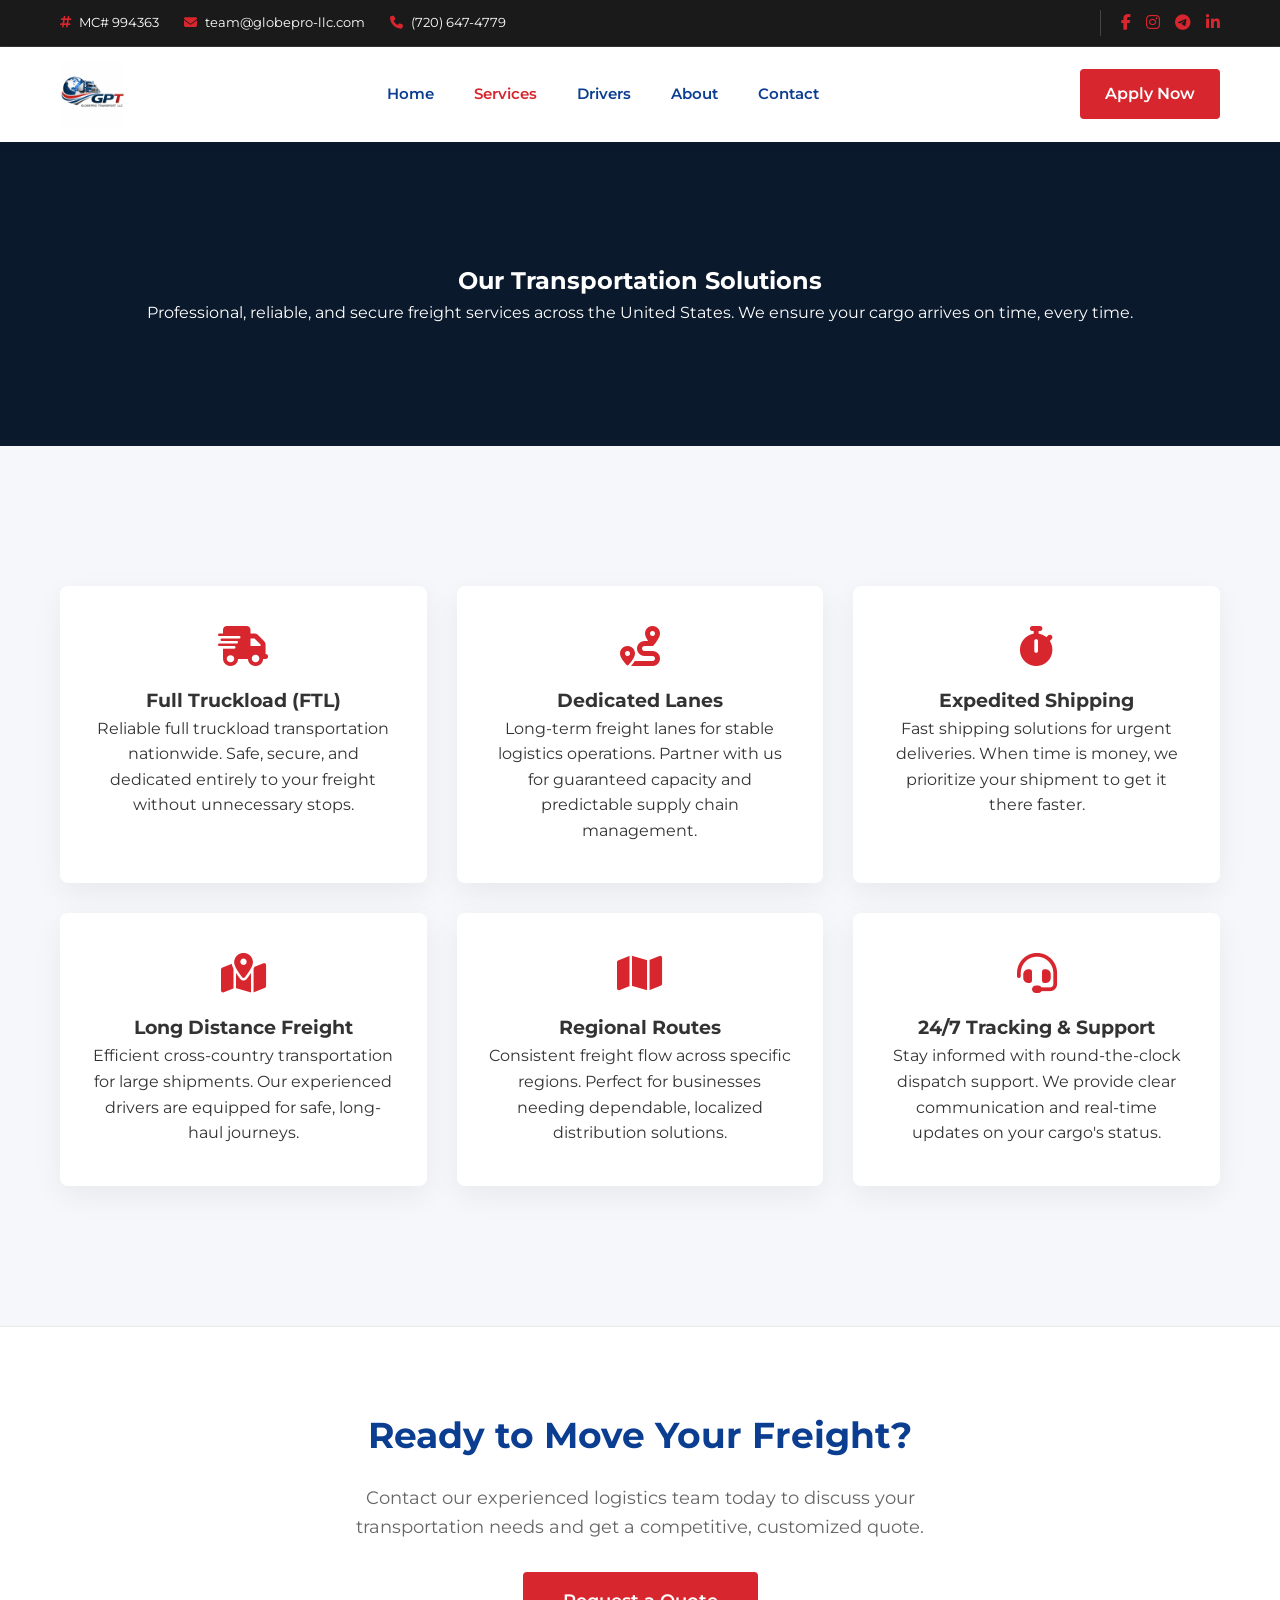
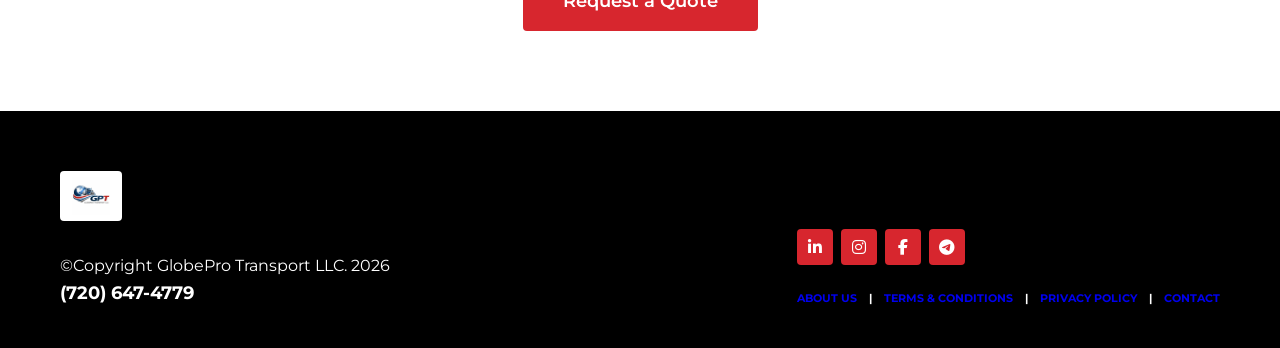
<file: docs/services.html>
<!DOCTYPE html>
<html lang="en">
<head>
    <meta charset="UTF-8">
    <meta name="viewport" content="width=device-width, initial-scale=1.0">
    <title>Services | GlobePro Transport LLC</title>
    
    <link rel="icon" type="image/jpeg" href="images/logo.jpg">
    
    <link href="https://fonts.googleapis.com/css2?family=Montserrat:wght@400;500;600;700;800&display=swap" rel="stylesheet">
    <link rel="stylesheet" href="https://cdnjs.cloudflare.com/ajax/libs/font-awesome/6.5.0/css/all.min.css">
    <link rel="stylesheet" href="css/style.css">

    <style>
        /* Небольшие стили специально для этой страницы (чтобы не трогать основной CSS) */
        .services-hero {
            padding: 120px 20px;
            text-align: center;
        }
        .services-hero p {
            margin: 0 auto;
        }
        .cta-section {
            background-color: var(--white);
            padding: 80px 20px;
            text-align: center;
            border-top: 1px solid #eaeaea;
        }
        .cta-section h2 {
            font-size: 36px;
            color: var(--primary-blue);
            margin-bottom: 20px;
        }
        .cta-section p {
            font-size: 18px;
            color: var(--text-gray);
            margin-bottom: 30px;
            max-width: 600px;
            margin-left: auto;
            margin-right: auto;
        }
        .service-card i {
            font-size: 40px;
            color: var(--primary-red);
            margin-bottom: 20px;
        }
    </style>
</head>
<body>

    <div class="top-bar">
        <div class="container top-bar-container">
            <div class="top-bar-left-group">
                <span><i class="fa-solid fa-hashtag"></i> MC# 994363</span>
                <a href="mailto:team@globepro-llc.com"><i class="fa-solid fa-envelope"></i> team@globepro-llc.com</a>
                <a href="tel:+17206474779"><i class="fa-solid fa-phone"></i> (720) 647-4779</a>
            </div>
            
            <div class="social-top">
                <a href="https://www.facebook.com/people/GlobePro-Transport/pfbid027DudXZxwmF4kPGogDNsEGaYw1hghbT4GEYpvD9NhhQbUF3Ho6uvJzzckp3aTvj9Zl/" target="_blank"><i class="fa-brands fa-facebook-f"></i></a>
                <a href="https://www.instagram.com/globeprotransport/" target="_blank"><i class="fa-brands fa-instagram"></i></a>
                <a href="https://t.me/globeprotransport" target="_blank"><i class="fa-brands fa-telegram"></i></a>
                <a href="https://www.linkedin.com/in/globepro-transport-llc-a003913a5/" target="_blank"><i class="fa-brands fa-linkedin-in"></i></a>
            </div>
        </div>
    </div>

    <header class="header">
        <div class="container header-container">
            <div class="logo">
                <img src="images/logo.jpg" alt="GlobePro Logo">
            </div>

            <nav class="main-nav">
                <a href="index.html">Home</a>
                <a href="services.html" class="active" style="color: var(--primary-red);">Services</a>
                <a href="application.html">Drivers</a>
                <a href="about.html">About</a>
                <a href="contact.html">Contact</a>
            </nav>

            <a href="application.html" class="btn-red header-btn">Apply Now</a>
        </div>
    </header>

    <section class="hero services-hero">
        <div class="container">
            <h1>Our Transportation Solutions</h1>
            <p>Professional, reliable, and secure freight services across the United States. We ensure your cargo arrives on time, every time.</p>
        </div>
    </section>

    <section class="container" style="padding: 80px 20px;">
        <div class="service-grid">
            
            <div class="service-card">
                <i class="fa-solid fa-truck-fast"></i>
                <h3>Full Truckload (FTL)</h3>
                <p>Reliable full truckload transportation nationwide. Safe, secure, and dedicated entirely to your freight without unnecessary stops.</p>
            </div>

            <div class="service-card">
                <i class="fa-solid fa-route"></i>
                <h3>Dedicated Lanes</h3>
                <p>Long-term freight lanes for stable logistics operations. Partner with us for guaranteed capacity and predictable supply chain management.</p>
            </div>

            <div class="service-card">
                <i class="fa-solid fa-stopwatch"></i>
                <h3>Expedited Shipping</h3>
                <p>Fast shipping solutions for urgent deliveries. When time is money, we prioritize your shipment to get it there faster.</p>
            </div>

            <div class="service-card">
                <i class="fa-solid fa-map-location-dot"></i>
                <h3>Long Distance Freight</h3>
                <p>Efficient cross-country transportation for large shipments. Our experienced drivers are equipped for safe, long-haul journeys.</p>
            </div>

            <div class="service-card">
                <i class="fa-solid fa-map"></i>
                <h3>Regional Routes</h3>
                <p>Consistent freight flow across specific regions. Perfect for businesses needing dependable, localized distribution solutions.</p>
            </div>

            <div class="service-card">
                <i class="fa-solid fa-headset"></i>
                <h3>24/7 Tracking & Support</h3>
                <p>Stay informed with round-the-clock dispatch support. We provide clear communication and real-time updates on your cargo's status.</p>
            </div>

        </div>
    </section>

    <section class="cta-section">
        <div class="container">
            <h2>Ready to Move Your Freight?</h2>
            <p>Contact our experienced logistics team today to discuss your transportation needs and get a competitive, customized quote.</p>
            <a href="contact.html" class="btn-red" style="padding: 15px 40px; font-size: 18px;">Request a Quote</a>
        </div>
    </section>

    <footer class="site-footer">
        <div class="container footer-content">
            <div class="footer-left">
                <img src="images/logo.jpg" alt="GlobePro Logo" class="footer-logo">
                <p>©Copyright GlobePro Transport LLC. 2026</p>
                <p class="footer-phone">(720) 647-4779</p>
            </div>
            
            <div class="footer-right">
                <div class="footer-socials">
                    <a href="https://www.linkedin.com/in/globepro-transport-llc-a003913a5/" target="_blank" title="LinkedIn"><i class="fa-brands fa-linkedin-in"></i></a>
                    <a href="https://www.instagram.com/globeprotransport/" target="_blank" title="Instagram"><i class="fa-brands fa-instagram"></i></a>
                    <a href="https://www.facebook.com/people/GlobePro-Transport/pfbid027DudXZxwmF4kPGogDNsEGaYw1hghbT4GEYpvD9NhhQbUF3Ho6uvJzzckp3aTvj9Zl/" target="_blank" title="Facebook"><i class="fa-brands fa-facebook-f"></i></a>
                    <a href="https://t.me/globeprotransport" target="_blank" title="Telegram"><i class="fa-brands fa-telegram"></i></a>
                </div>
                <div class="footer-bottom-links">
                    <a href="about.html">ABOUT US</a> <span class="divider">|</span>
                    <a href="terms.html">TERMS & CONDITIONS</a> <span class="divider">|</span>
                    <a href="terms.html">PRIVACY POLICY</a> <span class="divider">|</span>
                    <a href="contact.html">CONTACT</a>
                </div>
            </div>
        </div>
    </footer>

</body>
</html>
</file>
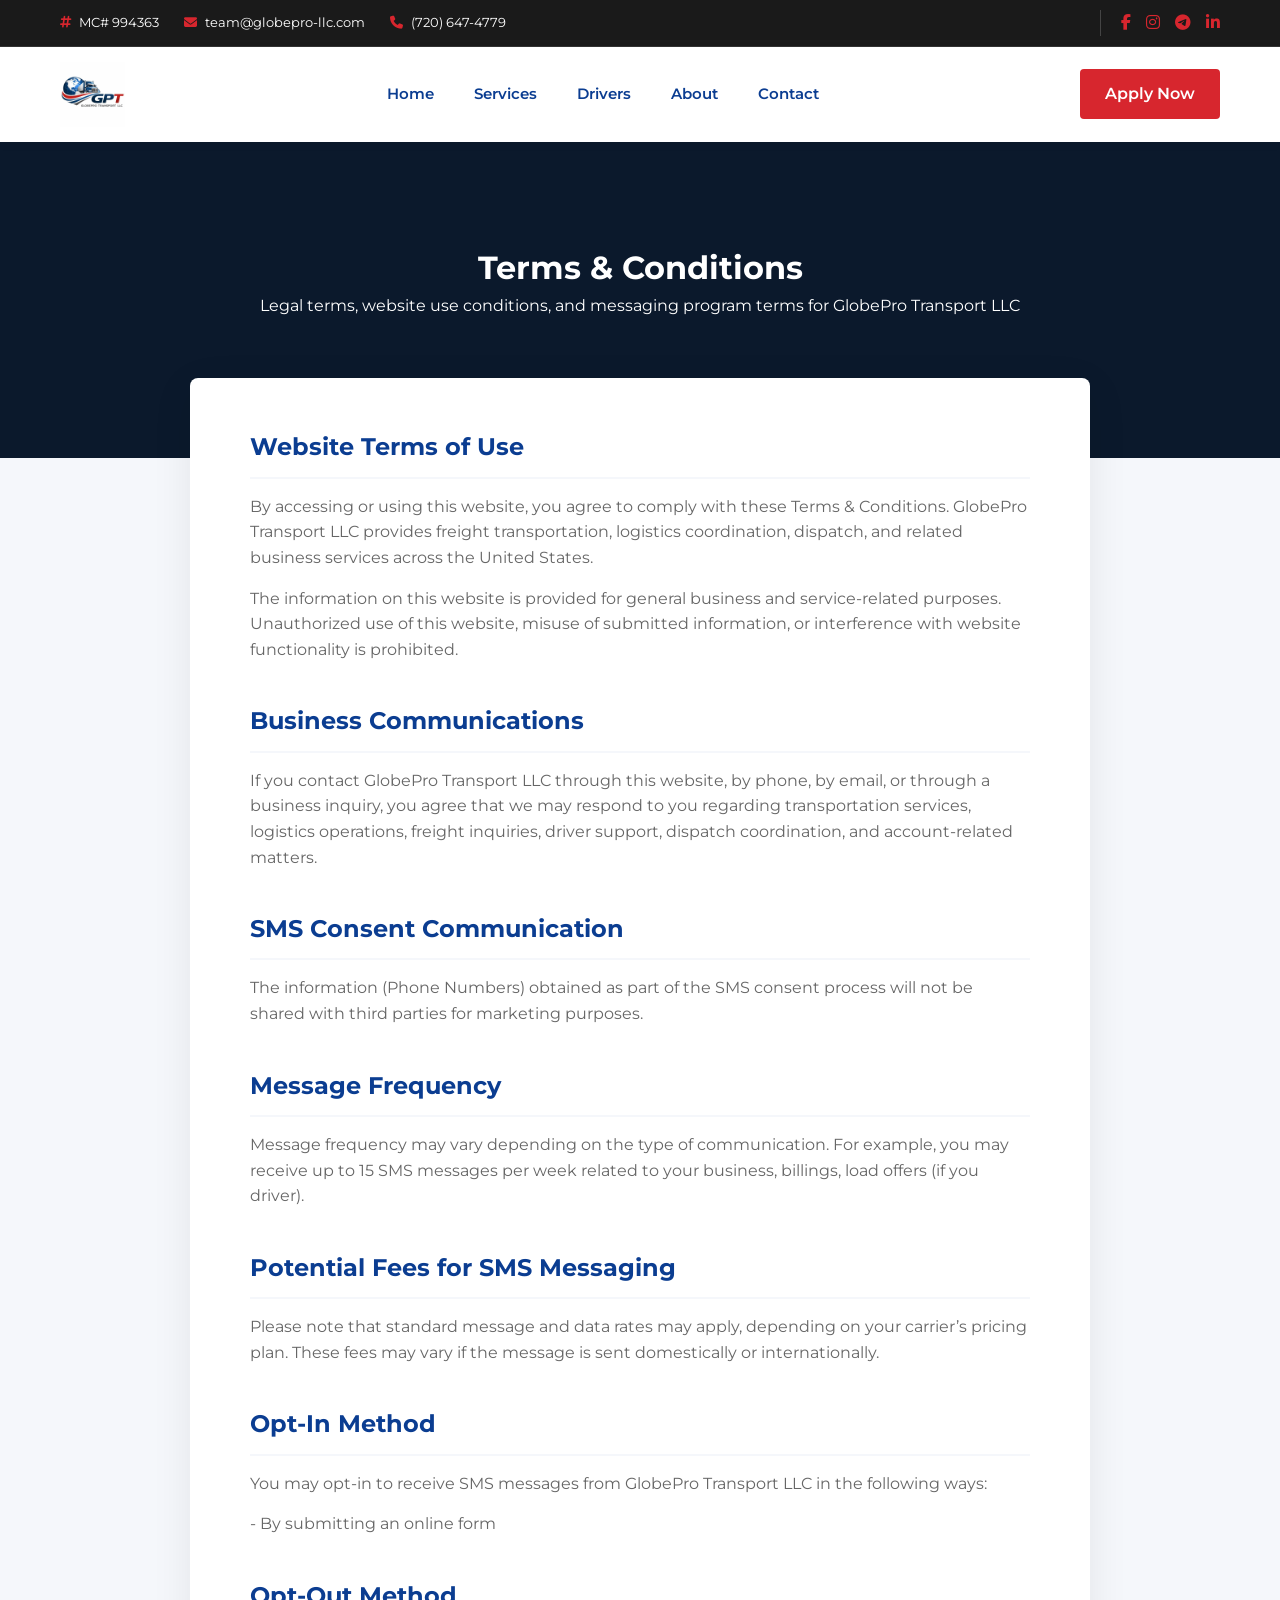
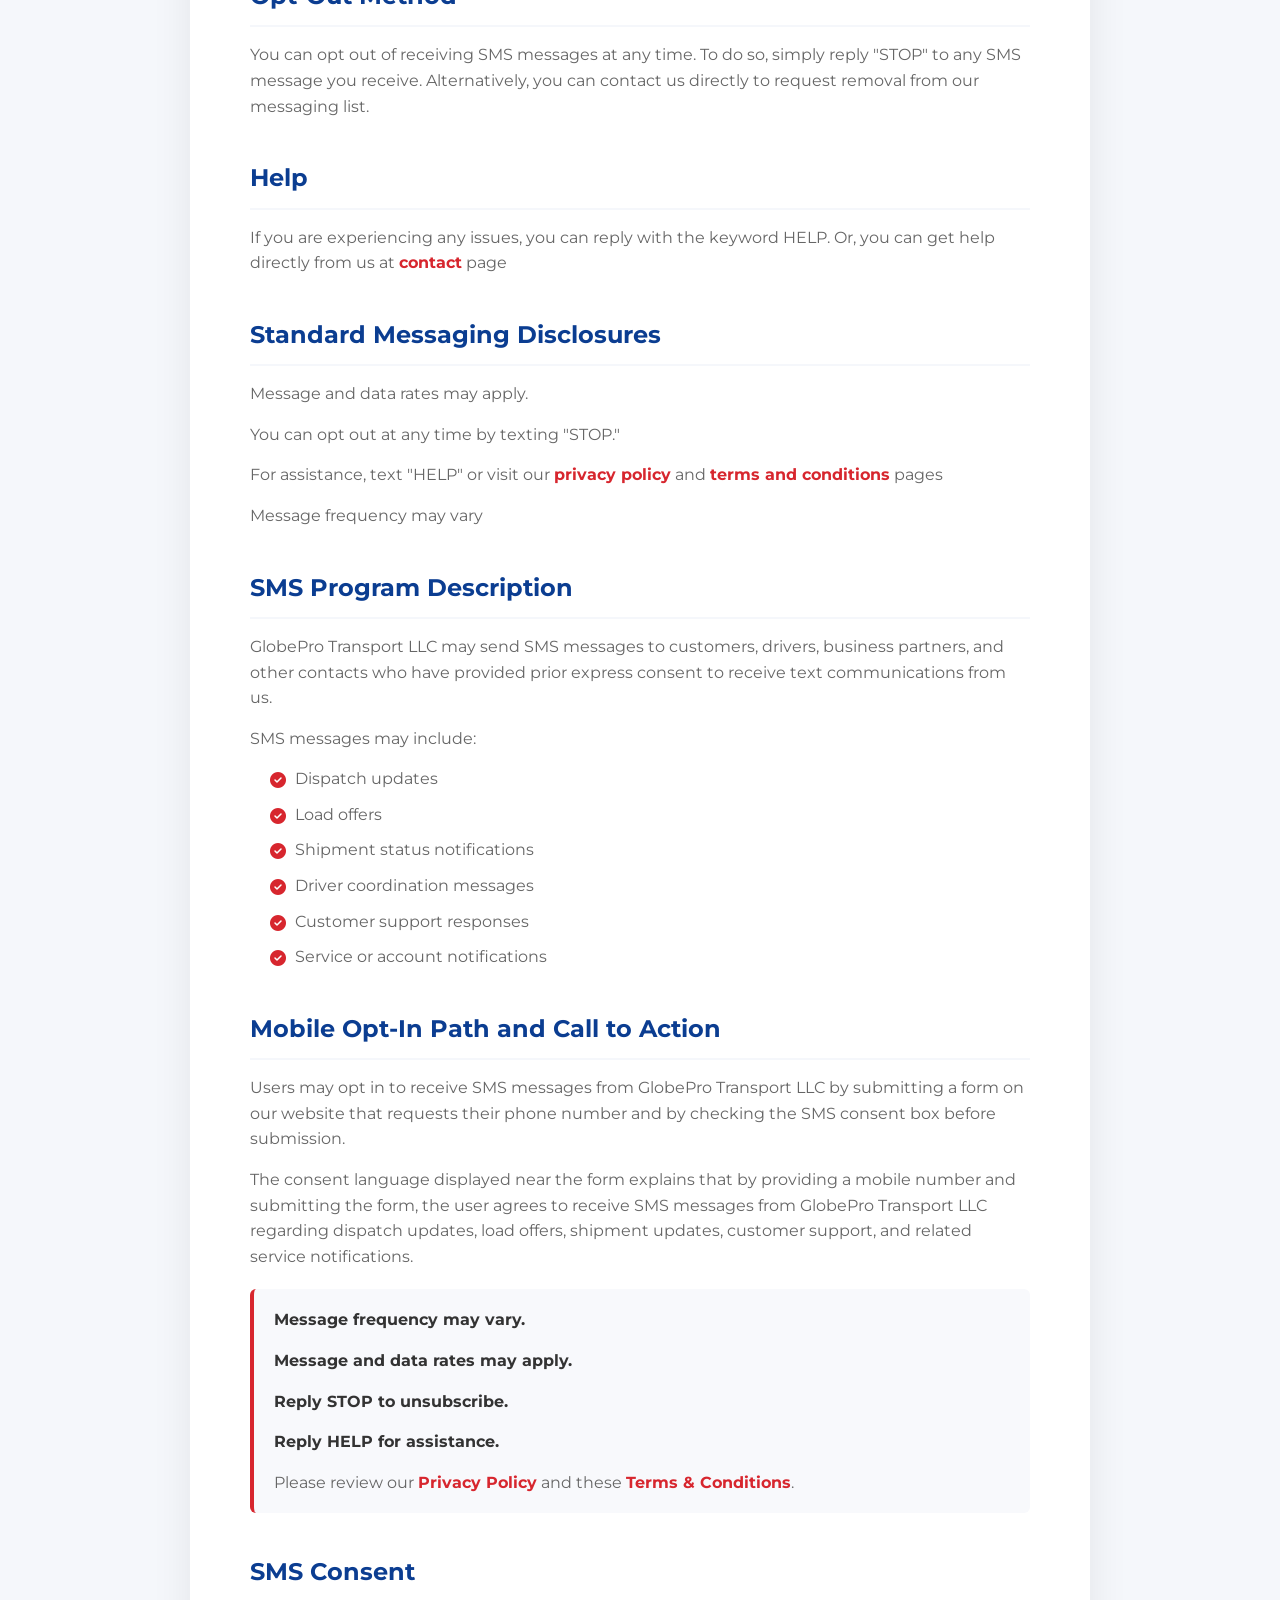
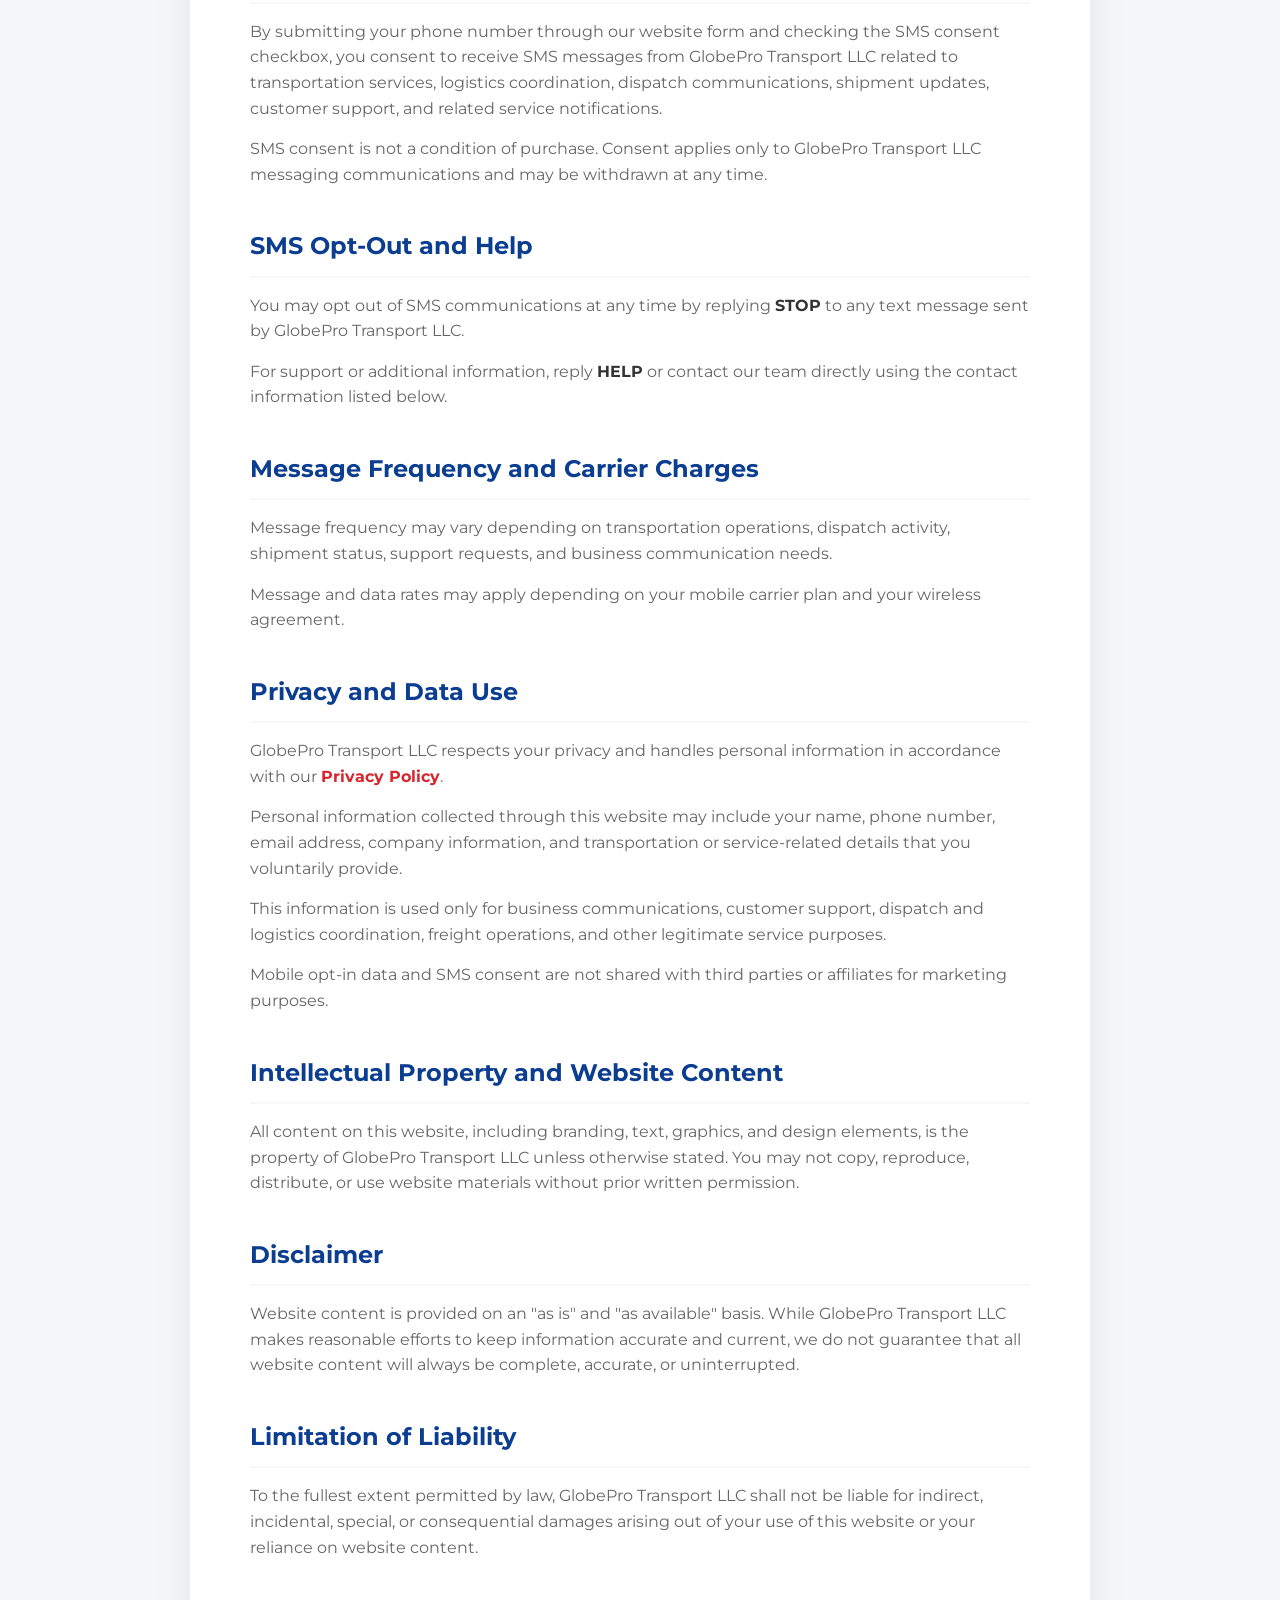
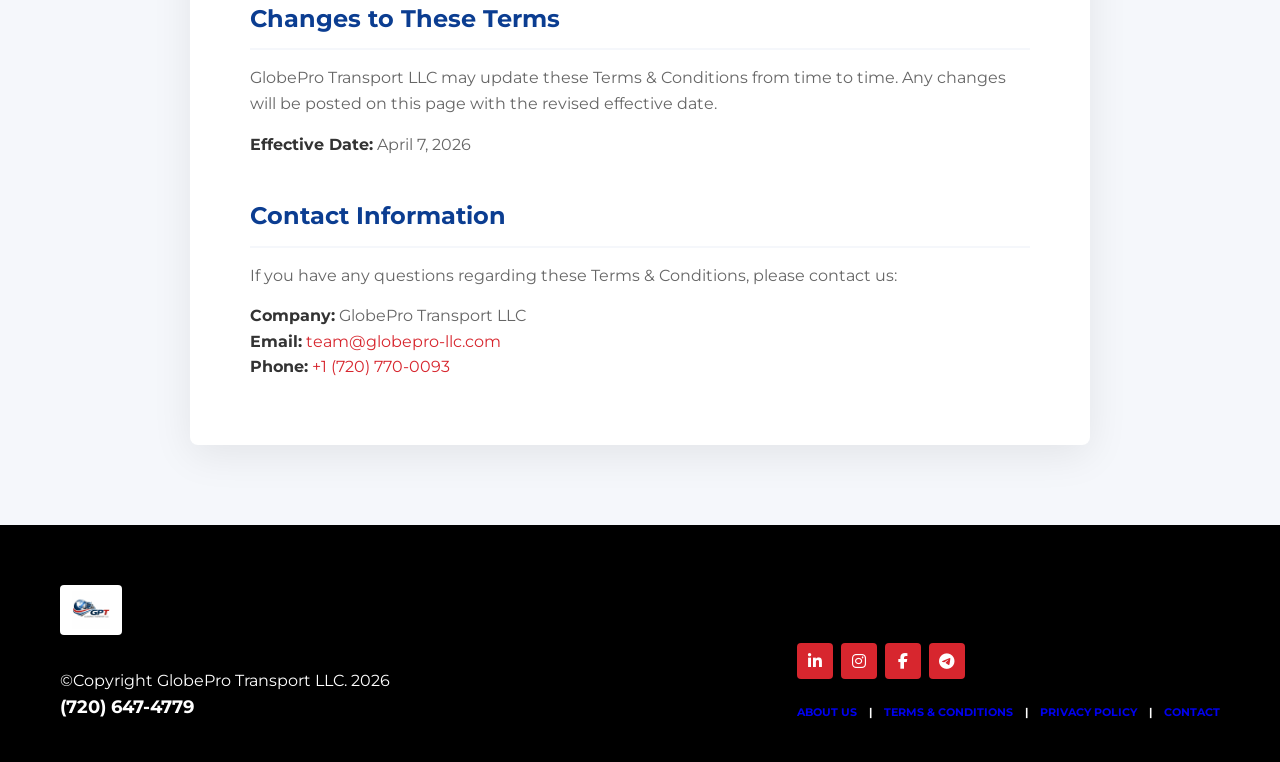
<file: docs/terms.html>
<!DOCTYPE html>
<html lang="en">
<head>
    <meta charset="UTF-8">
    <meta name="viewport" content="width=device-width, initial-scale=1.0">
    <title>Terms & Conditions | GlobePro Transport LLC</title>

    <link rel="icon" type="image/jpeg" href="images/logo.jpg">
    
    <link href="https://fonts.googleapis.com/css2?family=Montserrat:wght@400;500;600;700;800&display=swap" rel="stylesheet">
    <link rel="stylesheet" href="https://cdnjs.cloudflare.com/ajax/libs/font-awesome/6.5.0/css/all.min.css">
    <link rel="stylesheet" href="css/style.css">

    <style>
        .terms-hero {
            padding: 100px 20px 140px;
            text-align: center;
        }

        .terms-hero p {
            margin: 0 auto;
        }
        
        .legal-content {
            max-width: 900px;
            margin: -80px auto 80px;
            background: var(--white);
            padding: 50px 60px;
            border-radius: 8px;
            box-shadow: 0 10px 40px rgba(0,0,0,0.08);
            position: relative;
            z-index: 10;
        }

        .legal-section {
            margin-bottom: 40px;
        }

        .legal-section:last-child {
            margin-bottom: 0;
        }

        .legal-section h2 {
            color: var(--primary-blue);
            font-size: 24px;
            margin-bottom: 15px;
            border-bottom: 2px solid var(--bg-light);
            padding-bottom: 10px;
        }

        .legal-section p {
            color: var(--text-gray);
            margin-bottom: 15px;
            font-size: 16px;
        }

        .legal-section ul {
            margin-bottom: 20px;
            padding-left: 20px;
            list-style-type: none;
        }

        .legal-section ul li {
            color: var(--text-gray);
            margin-bottom: 10px;
            position: relative;
            padding-left: 25px;
        }

        .legal-section ul li::before {
            content: '\f058';
            font-family: "Font Awesome 6 Free";
            font-weight: 900;
            color: var(--primary-red);
            position: absolute;
            left: 0;
            top: 2px;
        }

        .legal-section strong {
            color: var(--text-dark);
        }

        .highlight-box {
            background: #f8f9fc;
            border-left: 4px solid var(--primary-red);
            padding: 18px 20px;
            border-radius: 6px;
            margin: 20px 0;
        }

        .highlight-box p:last-child {
            margin-bottom: 0;
        }

        @media (max-width: 768px) {
            .legal-content {
                padding: 30px 20px;
                margin-top: -40px;
            }
        }
    </style>
</head>
<body>

    <div class="top-bar">
        <div class="container top-bar-container">
            <div class="top-bar-left-group">
                <span><i class="fa-solid fa-hashtag"></i> MC# 994363</span>
                <a href="mailto:team@globepro-llc.com"><i class="fa-solid fa-envelope"></i> team@globepro-llc.com</a>
                <a href="tel:+17206474779"><i class="fa-solid fa-phone"></i> (720) 647-4779</a>
            </div>
            
            <div class="social-top">
                <a href="https://www.facebook.com/people/GlobePro-Transport/pfbid027DudXZxwmF4kPGogDNsEGaYw1hghbT4GEYpvD9NhhQbUF3Ho6uvJzzckp3aTvj9Zl/" target="_blank"><i class="fa-brands fa-facebook-f"></i></a>
                <a href="https://www.instagram.com/globeprotransport/" target="_blank"><i class="fa-brands fa-instagram"></i></a>
                <a href="https://t.me/globeprotransport" target="_blank"><i class="fa-brands fa-telegram"></i></a>
                <a href="https://www.linkedin.com/in/globepro-transport-llc-a003913a5/" target="_blank"><i class="fa-brands fa-linkedin-in"></i></a>
            </div>
        </div>
    </div>

    <header class="header">
        <div class="container header-container">
            <div class="logo">
                <img src="images/logo.jpg" alt="GlobePro Logo">
            </div>

            <nav class="main-nav">
                <a href="index.html">Home</a>
                <a href="services.html">Services</a>
                <a href="application.html">Drivers</a>
                <a href="about.html">About</a>
                <a href="contact.html">Contact</a>
            </nav>

            <a href="application.html" class="btn-red header-btn">Apply Now</a>
        </div>
    </header>

    <div class="hero terms-hero">
        <div class="container">
            <h1>Terms & Conditions</h1>
            <p>Legal terms, website use conditions, and messaging program terms for GlobePro Transport LLC</p>
        </div>
    </div>

    <div class="container">
        <div class="legal-content">
            
            <div class="legal-section">
                <h2>Website Terms of Use</h2>
                <p>
                    By accessing or using this website, you agree to comply with these Terms & Conditions.
                    GlobePro Transport LLC provides freight transportation, logistics coordination, dispatch,
                    and related business services across the United States.
                </p>
                <p>
                    The information on this website is provided for general business and service-related purposes.
                    Unauthorized use of this website, misuse of submitted information, or interference with website
                    functionality is prohibited.
                </p>
            </div>

            <div class="legal-section">
                <h2>Business Communications</h2>
                <p>
                    If you contact GlobePro Transport LLC through this website, by phone, by email, or through a business
                    inquiry, you agree that we may respond to you regarding transportation services, logistics operations,
                    freight inquiries, driver support, dispatch coordination, and account-related matters.
                </p>
            </div>

                <div class="legal-section">
                <h2>SMS Consent Communication</h2>
                <p>
                    The information (Phone Numbers) obtained as part of the SMS consent process will not be shared with third parties for marketing purposes.
                </p>
            </div>

            <div class="legal-section">
                <h2>Message Frequency</h2>
                <p>
                Message frequency may vary depending on the type of communication. For example, you may receive up to 15 SMS messages per week related to your business, billings, load offers (if you driver).
                </p>
            </div>

            <div class="legal-section">
                <h2>Potential Fees for SMS Messaging</h2>
                <p>
                Please note that standard message and data rates may apply, depending on your carrier’s pricing plan. These fees may vary if the message is sent domestically or internationally.
                </p>
            </div>

            <div class="legal-section">
                <h2>Opt-In Method</h2>
                <p>
                You may opt-in to receive SMS messages from GlobePro Transport LLC in the following ways:
                    </p>
                <p>
                    - By submitting an online form
                </p>
            </div>

            <div class="legal-section">
                <h2>Opt-Out Method</h2>
                <p>
                You can opt out of receiving SMS messages at any time. To do so, simply reply "STOP" to any SMS message you receive. Alternatively, you can contact us directly to request removal from our messaging list.
                </p>
            </div>

            <div class="legal-section">
                <h2>Help</h2>
                <p>
                If you are experiencing any issues, you can reply with the keyword HELP. Or, you can get help directly from us at <a href="contact.html" style="color: var(--primary-red); font-weight: 700;">contact</a> page
                </p>
            </div>

            <div class="legal-section">
                <h2>Standard Messaging Disclosures</h2>
                <p>
                Message and data rates may apply.
                </p>
                <p>
                You can opt out at any time by texting "STOP."
                </p>
                <p>
                For assistance, text "HELP" or visit our <a href="privacy.html" style="color: var(--primary-red); font-weight: 700;">privacy policy</a> and <a href="terms.html" style="color: var(--primary-red); font-weight: 700;">terms and conditions</a> pages
                </p>
                <p>
                Message frequency may vary
                </p>
            </div>
            

            <div class="legal-section">
                <h2>SMS Program Description</h2>
                <p>
                    GlobePro Transport LLC may send SMS messages to customers, drivers, business partners, and other
                    contacts who have provided prior express consent to receive text communications from us.
                </p>
                <p>SMS messages may include:</p>
                <ul>
                    <li>Dispatch updates</li>
                    <li>Load offers</li>
                    <li>Shipment status notifications</li>
                    <li>Driver coordination messages</li>
                    <li>Customer support responses</li>
                    <li>Service or account notifications</li>
                </ul>
            </div>

            <div class="legal-section">
                <h2>Mobile Opt-In Path and Call to Action</h2>
                <p>
                    Users may opt in to receive SMS messages from GlobePro Transport LLC by submitting a form on our website
                    that requests their phone number and by checking the SMS consent box before submission.
                </p>
                <p>
                    The consent language displayed near the form explains that by providing a mobile number and submitting
                    the form, the user agrees to receive SMS messages from GlobePro Transport LLC regarding dispatch updates,
                    load offers, shipment updates, customer support, and related service notifications.
                </p>

                <div class="highlight-box">
                    <p><strong>Message frequency may vary.</strong></p>
                    <p><strong>Message and data rates may apply.</strong></p>
                    <p><strong>Reply STOP to unsubscribe.</strong></p>
                    <p><strong>Reply HELP for assistance.</strong></p>
                    <p>
                        Please review our <a href="privacy.html" style="color: var(--primary-red); font-weight: 700;">Privacy Policy</a>
                        and these <a href="terms.html" style="color: var(--primary-red); font-weight: 700;">Terms &amp; Conditions</a>.
                    </p>
                </div>
            </div>

            <div class="legal-section">
                <h2>SMS Consent</h2>
                <p>
                    By submitting your phone number through our website form and checking the SMS consent checkbox,
                    you consent to receive SMS messages from GlobePro Transport LLC related to transportation services,
                    logistics coordination, dispatch communications, shipment updates, customer support, and related
                    service notifications.
                </p>
                <p>
                    SMS consent is not a condition of purchase. Consent applies only to GlobePro Transport LLC messaging
                    communications and may be withdrawn at any time.
                </p>
            </div>

            <div class="legal-section">
                <h2>SMS Opt-Out and Help</h2>
                <p>
                    You may opt out of SMS communications at any time by replying <strong>STOP</strong> to any text
                    message sent by GlobePro Transport LLC.
                </p>
                <p>
                    For support or additional information, reply <strong>HELP</strong> or contact our team directly
                    using the contact information listed below.
                </p>
            </div>

            <div class="legal-section">
                <h2>Message Frequency and Carrier Charges</h2>
                <p>
                    Message frequency may vary depending on transportation operations, dispatch activity, shipment status,
                    support requests, and business communication needs.
                </p>
                <p>
                    Message and data rates may apply depending on your mobile carrier plan and your wireless agreement.
                </p>
            </div>

            <div class="legal-section">
                <h2>Privacy and Data Use</h2>
                <p>
                    GlobePro Transport LLC respects your privacy and handles personal information in accordance with our
                    <a href="privacy.html" style="color: var(--primary-red); font-weight: 700;">Privacy Policy</a>.
                </p>
                <p>
                    Personal information collected through this website may include your name, phone number, email address,
                    company information, and transportation or service-related details that you voluntarily provide.
                </p>
                <p>
                    This information is used only for business communications, customer support, dispatch and logistics
                    coordination, freight operations, and other legitimate service purposes.
                </p>
                <p>
                    Mobile opt-in data and SMS consent are not shared with third parties or affiliates for marketing purposes.
                </p>
            </div>

            <div class="legal-section">
                <h2>Intellectual Property and Website Content</h2>
                <p>
                    All content on this website, including branding, text, graphics, and design elements, is the property
                    of GlobePro Transport LLC unless otherwise stated. You may not copy, reproduce, distribute, or use
                    website materials without prior written permission.
                </p>
            </div>

            <div class="legal-section">
                <h2>Disclaimer</h2>
                <p>
                    Website content is provided on an "as is" and "as available" basis. While GlobePro Transport LLC makes
                    reasonable efforts to keep information accurate and current, we do not guarantee that all website content
                    will always be complete, accurate, or uninterrupted.
                </p>
            </div>

            <div class="legal-section">
                <h2>Limitation of Liability</h2>
                <p>
                    To the fullest extent permitted by law, GlobePro Transport LLC shall not be liable for indirect,
                    incidental, special, or consequential damages arising out of your use of this website or your reliance
                    on website content.
                </p>
            </div>

            <div class="legal-section">
                <h2>Changes to These Terms</h2>
                <p>
                    GlobePro Transport LLC may update these Terms & Conditions from time to time. Any changes will be posted
                    on this page with the revised effective date.
                </p>
                <p><strong>Effective Date:</strong> April 7, 2026</p>
            </div>

            <div class="legal-section">
                <h2>Contact Information</h2>
                <p>If you have any questions regarding these Terms & Conditions, please contact us:</p>
                <p>
                    <strong>Company:</strong> GlobePro Transport LLC<br>
                    <strong>Email:</strong> <a href="mailto:team@globepro-llc.com" style="color: var(--primary-red);">team@globepro-llc.com</a><br>
                    <strong>Phone:</strong> <a href="tel:7207700093" style="color: var(--primary-red);">+1 (720) 770-0093</a>
                </p>
            </div>

        </div>
    </div>

    <footer class="site-footer">
        <div class="container footer-content">
            <div class="footer-left">
                <img src="images/logo.jpg" alt="GlobePro Logo" class="footer-logo">
                <p>©Copyright GlobePro Transport LLC. 2026</p>
                <p class="footer-phone">(720) 647-4779</p>
            </div>
            
            <div class="footer-right">
                <div class="footer-socials">
                    <a href="https://www.linkedin.com/in/globepro-transport-llc-a003913a5/" target="_blank" title="LinkedIn"><i class="fa-brands fa-linkedin-in"></i></a>
                    <a href="https://www.instagram.com/globeprotransport/" target="_blank" title="Instagram"><i class="fa-brands fa-instagram"></i></a>
                    <a href="https://www.facebook.com/people/GlobePro-Transport/pfbid027DudXZxwmF4kPGogDNsEGaYw1hghbT4GEYpvD9NhhQbUF3Ho6uvJzzckp3aTvj9Zl/" target="_blank" title="Facebook"><i class="fa-brands fa-facebook-f"></i></a>
                    <a href="https://t.me/globeprotransport" target="_blank" title="Telegram"><i class="fa-brands fa-telegram"></i></a>
                </div>
                <div class="footer-bottom-links">
                    <a href="about.html">ABOUT US</a> <span class="divider">|</span>
                    <a href="terms.html">TERMS &amp; CONDITIONS</a> <span class="divider">|</span>
                    <a href="privacy.html">PRIVACY POLICY</a> <span class="divider">|</span>
                    <a href="contact.html">CONTACT</a>
                </div>
            </div>
        </div>
    </footer>

</body>
</html>
</file>
<file: docs/css/style.css>
/* =========================================
   БАЗОВЫЕ НАСТРОЙКИ И ПЕРЕМЕННЫЕ
========================================= */
:root {
    --primary-blue: #0b3d91; 
    --primary-red: #d7262e;  
    --dark-blue: #082a66;    
    --dark-red: #b51e24;     
    --text-dark: #333333;
    --text-gray: #666666;
    --bg-light: #f5f7fb;
    --white: #ffffff;
    --transition: all 0.3s ease;
}

* {
    margin: 0;
    padding: 0;
    box-sizing: border-box;
}

body {
    font-family: 'Montserrat', sans-serif;
    background-color: var(--bg-light);
    color: var(--text-dark);
    line-height: 1.6;
}

.container {
    max-width: 1200px;
    margin: auto;
    padding: 0 20px;
}

a { text-decoration: none; transition: var(--transition); }
ul { list-style: none; }

/* =========================================
   КНОПКИ (BUTTONS)
========================================= */
.btn-red {
    background: #d7262e;
    color: white !important;
    padding: 12px 25px;
    border-radius: 4px;
    text-decoration: none;
    font-weight: 600;
    display: inline-block; /* Это важно, чтобы padding работал корректно */
    transition: 0.3s;
}

.btn-red:hover {
    background: #b51e24;
    transform: translateY(-2px);
}


.btn-right-wrapper {
    display: block;
    text-align: left;         /* Это выровняет кнопку по правому краю */
    margin-top: 25px;          /* Отступ от текста/списка сверху */
    margin-bottom: 40px;       /* Спейс снизу до футера */
    width: 100%;               /* Занимает всю ширину */
}

/* Добавляем базовые стили для синей кнопки (если их нет) */
.btn-blue { 
    background-color: var(--primary-blue); 
    color: var(--white) !important; 
    padding: 12px 30px; 
    border-radius: 5px; 
    font-weight: 600;
    display: inline-block;
    transition: var(--transition); /* Плавность */
}

.btn-blue:hover {
    background-color: var(--dark-blue);
    transform: translateY(-3px);
    box-shadow: 0 6px 15px rgba(11, 61, 145, 0.4);
}

.btn-outline {
    background-color: transparent;
    color: var(--white);
    border-color: var(--white);
}

.btn-outline:hover {
    background-color: var(--white);
    color: var(--primary-blue);
}

/* =========================================
   TOP BAR (Верхняя полоса)
========================================= */
.top-bar {
    background-color: #1a1a1a;
    color: #ccc;
    font-size: 13px;
    padding: 10px 0;
    border-bottom: 1px solid #333;
}

.top-bar-container {
    display: flex;
    justify-content: space-between;
    align-items: center;
}

.top-bar-left-group {
    display: flex;
    align-items: center;
    gap: 25px;
}

.top-bar-left-group span, 
.top-bar-left-group a {
    color: #ffffff !important; /* Тот самый белый цвет */
    display: flex;
    align-items: center;
}

.top-bar-left-group a:hover {
    color: var(--primary-red) !important;
}

.top-bar-left-group i {
    color: var(--primary-red);
    margin-right: 8px;
}

.social-top {
    display: flex;
    gap: 15px;
    padding-left: 20px;
    border-left: 1px solid #444;
}

.social-top a {
    color: var(--primary-red);
    font-size: 16px;
}

/* Верхние соцсети: свечение при наведении */
.social-top a:hover {
    color: var(--white);
    transform: translateY(-2px);
    text-shadow: 0 0 10px rgba(255, 255, 255, 0.8);
}

/* =========================================
   HEADER & NAVIGATION
========================================= */
.header {
    background: var(--white);
    box-shadow: 0 2px 10px rgba(0,0,0,0.05);
    position: sticky;
    top: 0;
    z-index: 1000;
}

.header-container {
    display: flex;
    align-items: center;
    justify-content: space-between;
    padding: 15px 20px;
}

.logo img { height: 65px; display: block; }

.main-nav a {
    margin: 0 18px;
    color: var(--primary-blue);
    font-weight: 600;
    font-size: 15px;
}

.main-nav a:hover, .main-nav a.active {
    color: var(--primary-red);
}

/* =========================================
   HERO SECTION (С АНИМИРОВАННЫМИ СТРЕЛКАМИ)
========================================= */
.hero {
    background-color: #0b192c; /* Солидный темно-синий фон */
    padding: 120px 20px;
    color: var(--white);
    overflow: hidden; /* Чтобы анимация выезда не ломала страницу */
}

.hero-wrapper {
    display: flex;
    align-items: center;
    justify-content: space-between;
    gap: 40px;
}

.hero-text {
    flex: 1;
    max-width: 600px;
    text-align: left;
}

.hero-text h1 {
    font-size: 64px;
    line-height: 1.1;
    margin-bottom: 20px;
    font-weight: 800;
    color: var(--white);
}

.hero-text span {
    color: var(--primary-red); /* Красный акцент */
}

.hero-text p {
    font-size: 20px;
    margin-bottom: 40px;
    opacity: 0.9;
    color: var(--white);
}

.hero-buttons {
    display: flex;
    gap: 15px;
}

/* Контейнер для графики (Стрелки) */
.hero-graphics {
    flex: 1;
    display: flex;
    gap: 15px;
    justify-content: flex-end;
    height: 450px;
}

/* Сама форма стрелки */
.chevron {
    width: 220px;
    height: 100%;
    background-color: var(--primary-blue);
    background-image: url('../images/truck.jpg'); /* ОДНА картинка для обеих стрелок */
    
    /* СЕКРЕТ ЗДЕСЬ: Ширина 220px + отступ 15px + Ширина 220px = 455px */
    background-size: 455px 100%; 
    background-repeat: no-repeat;
    
    clip-path: polygon(100% 0, 75% 50%, 100% 100%, 25% 100%, 0 50%, 25% 0);
    opacity: 0;
}

/* Первая стрелка показывает ЛЕВУЮ половину картинки */
.chevron-1 {
    background-position: left center; 
    animation: slideInFromRight 1s cubic-bezier(0.25, 1, 0.5, 1) forwards;
    animation-delay: 0.2s;
}

/* Вторая стрелка показывает ПРАВУЮ половину картинки */
.chevron-2 {
    background-position: right center; 
    animation: slideInFromRight 1s cubic-bezier(0.25, 1, 0.5, 1) forwards;
    animation-delay: 0.4s;
}

/* Анимация: выезд справа */
@keyframes slideInFromRight {
    0% {
        opacity: 0;
        transform: translateX(150px);
    }
    100% {
        opacity: 1;
        transform: translateX(0);
    }
}
/* =========================================
   SERVICES GRID
========================================= */
.service-grid {
    display: grid;
    grid-template-columns: repeat(3, 1fr);
    gap: 30px;
    padding: 60px 0;
}

.service-card {
    background: var(--white);
    border-radius: 8px;
    padding: 40px 30px;
    box-shadow: 0 10px 30px rgba(0,0,0,0.06);
    text-align: center;
    transition: var(--transition); /* ИМЕННО ЭТО УБИРАЕТ "КАРТОННОСТЬ" */
}

.service-card:hover {
    transform: translateY(-10px);
    border-bottom: 4px solid var(--primary-red);
    box-shadow: 0 15px 40px rgba(0,0,0,0.1); /* Добавляем мягкую тень при подъеме */
}
/* =========================================
   SITE FOOTER (Priority1 Style)
========================================= */
.site-footer {
    background-color: #000000;
    padding: 60px 0 40px;
    color: #ffffff;
}

.footer-content {
    display: flex;
    justify-content: space-between;
    align-items: flex-end;
}

.footer-logo {
    height: 50px;
    background: white;
    padding: 6px 12px;
    border-radius: 4px;
    margin-bottom: 25px;
    display: inline-block;
}

.footer-phone {
    font-size: 18px !important;
    font-weight: 700;
    color: #fff !important;
}

.footer-socials {
    display: flex;
    gap: 8px;
    margin-bottom: 25px;
}

.footer-socials a {
    width: 36px;
    height: 36px;
    background-color: var(--primary-red);
    color: #fff;
    display: flex;
    justify-content: center;
    align-items: center;
    border-radius: 4px;
   transition: var(--transition);
}

.footer-bottom-links {
    display: flex;
    gap: 12px;
    font-size: 11px;
    font-weight: 700;
}

.footer-socials a:hover {
    background-color: var(--white);
    color: var(--primary-red);
    transform: translateY(-3px);
    box-shadow: 0 5px 15px rgba(215, 38, 46, 0.5); /* Красное свечение */
}

.checkbox-label {
      display: flex;
    align-items: flex-start;
    gap: 10px;
    margin-top: 15px;
    font-size: 14px;
    color: #444;
    line-height: 1.5;
    font-weight: 400;
    cursor: pointer;
}

.checkbox-label input[type="checkbox"] {
    width: auto;
    padding: 0;
    margin: 3px 0 0 0;
    flex-shrink: 0;
}

/* =========================================
   АДАПТИВНОСТЬ (MEDIA QUERIES)
========================================= */
@media (max-width: 768px) {
    /* Открепляем шапку на телефонах, чтобы она не занимала пол-экрана при скролле */
    .header {
        position: relative; 
    }

    .top-bar-left-group {
        flex-direction: column;
        gap: 5px;
        align-items: flex-start;
        font-size: 11px;
    }

    .header-container {
        flex-direction: column;
        gap: 15px;
        padding: 15px 10px; /* Чуть уменьшаем отступы по бокам для телефона */
    }

    .main-nav {
        justify-content: center;
        flex-wrap: wrap;
        gap: 6px; /* Добавляем аккуратный отступ между ссылками */
    }

    .main-nav a {
        margin: 0 5px;
       font-size: 15px;/* Делаем ссылки чуть плотнее друг к другу */
    }

    .hero h1 { font-size: 36px; }

    .service-grid { grid-template-columns: 1fr; }

    .footer-content {
        flex-direction: column;
        align-items: center;
        text-align: center;
    }

    .footer-right { align-items: center; margin-top: 30px; }
   .hero {
        padding: 80px 20px;
    }
    .hero-wrapper {
        flex-direction: column;
        text-align: center;
    }
    .hero-text {
        text-align: center;
        margin: 0 auto;
    }
    .hero-buttons {
        justify-content: center;
    }
    .hero-graphics {
        height: 250px;
        justify-content: center;
        margin-top: 40px;
        gap: 15px;
    }
    .chevron {
        width: 140px;
        background-size: 295px 100%;
    }
}
</file>
